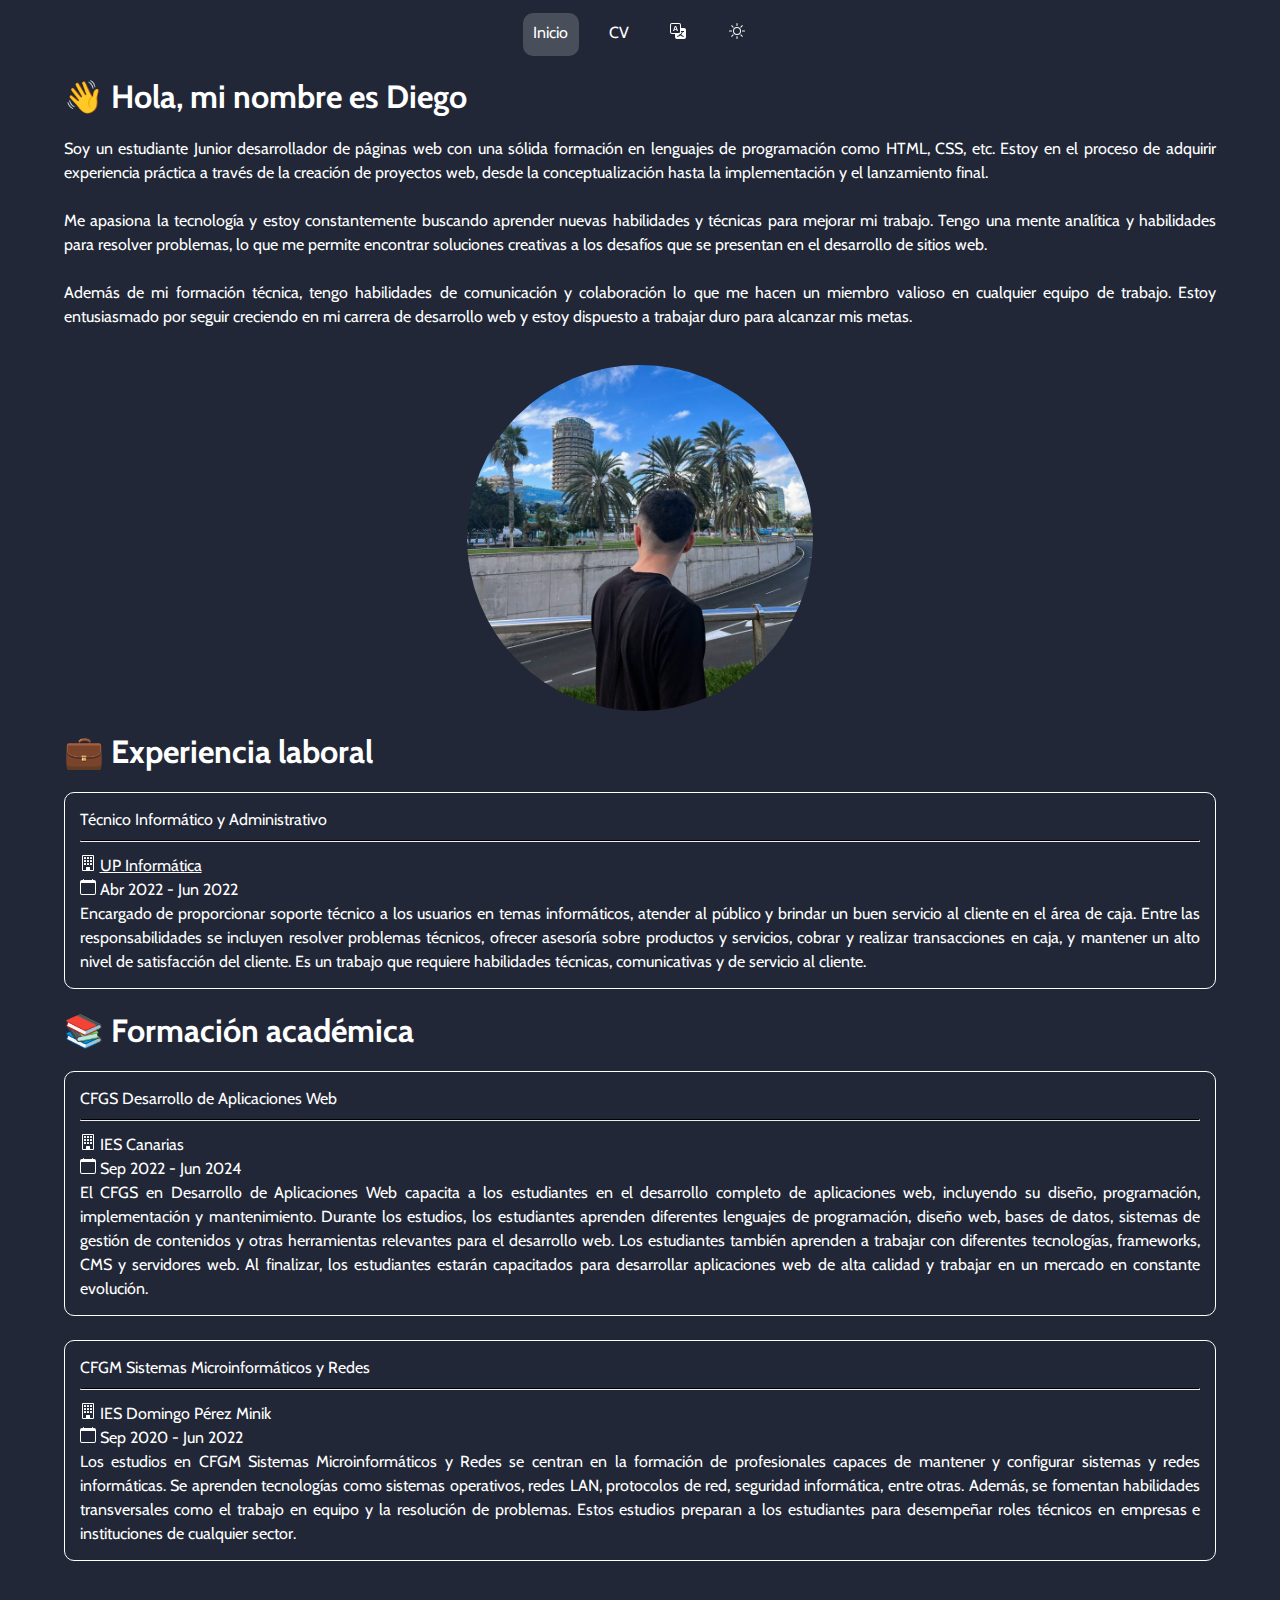
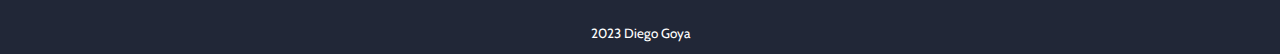
<file: index.html>
<!DOCTYPE html>
<html lang="es-ES">
<head>
    <meta charset="UTF-8">
    <meta http-equiv="X-UA-Compatible" content="IE=edge">
    <meta name="viewport" content="width=device-width, initial-scale=1">
    <title>Inicio - Diego Goya</title>
    <link rel="stylesheet" type="text/css" href="CSS/styles.css">
    <link rel="icon" type="image/x-icon" href="/IMG/favicon.ico">
    <link rel="preconnect" href="https://fonts.googleapis.com">
    <link rel="preconnect" href="https://fonts.gstatic.com" crossorigin>
    <link href="https://fonts.googleapis.com/css2?family=Cabin&display=swap" rel="stylesheet">
</head>
<body>
    <div class="contenedor">
        <header>
            <nav>
                <ul>
                    <li class="marcado">
                        <a href="index.html">Inicio</a>
                    </li>
                    <li>
                        <a href="cv.html">CV</a>
                    </li>
                    <li>
                        <a href="en_index.html">
                            <svg xmlns="http://www.w3.org/2000/svg" width="18" height="18" fill="currentColor" class="bi bi-translate" viewBox="0 0 18 18">
                                <path d="M4.545 6.714 4.11 8H3l1.862-5h1.284L8 8H6.833l-.435-1.286H4.545zm1.634-.736L5.5 3.956h-.049l-.679 2.022H6.18z"/>
                                <path d="M0 2a2 2 0 0 1 2-2h7a2 2 0 0 1 2 2v3h3a2 2 0 0 1 2 2v7a2 2 0 0 1-2 2H7a2 2 0 0 1-2-2v-3H2a2 2 0 0 1-2-2V2zm2-1a1 1 0 0 0-1 1v7a1 1 0 0 0 1 1h7a1 1 0 0 0 1-1V2a1 1 0 0 0-1-1H2zm7.138 9.995c.193.301.402.583.63.846-.748.575-1.673 1.001-2.768 1.292.178.217.451.635.555.867 1.125-.359 2.08-.844 2.886-1.494.777.665 1.739 1.165 2.93 1.472.133-.254.414-.673.629-.89-1.125-.253-2.057-.694-2.82-1.284.681-.747 1.222-1.651 1.621-2.757H14V8h-3v1.047h.765c-.318.844-.74 1.546-1.272 2.13a6.066 6.066 0 0 1-.415-.492 1.988 1.988 0 0 1-.94.31z"/>
                            </svg>
                        </a>
                    </li>
                    <li>
                        <a href="index_light.html">
                            <svg xmlns="http://www.w3.org/2000/svg" width="18" height="18" fill="currentColor" class="bi bi-brightness-high" viewBox="0 0 18 18">
                                <path d="M8 11a3 3 0 1 1 0-6 3 3 0 0 1 0 6zm0 1a4 4 0 1 0 0-8 4 4 0 0 0 0 8zM8 0a.5.5 0 0 1 .5.5v2a.5.5 0 0 1-1 0v-2A.5.5 0 0 1 8 0zm0 13a.5.5 0 0 1 .5.5v2a.5.5 0 0 1-1 0v-2A.5.5 0 0 1 8 13zm8-5a.5.5 0 0 1-.5.5h-2a.5.5 0 0 1 0-1h2a.5.5 0 0 1 .5.5zM3 8a.5.5 0 0 1-.5.5h-2a.5.5 0 0 1 0-1h2A.5.5 0 0 1 3 8zm10.657-5.657a.5.5 0 0 1 0 .707l-1.414 1.415a.5.5 0 1 1-.707-.708l1.414-1.414a.5.5 0 0 1 .707 0zm-9.193 9.193a.5.5 0 0 1 0 .707L3.05 13.657a.5.5 0 0 1-.707-.707l1.414-1.414a.5.5 0 0 1 .707 0zm9.193 2.121a.5.5 0 0 1-.707 0l-1.414-1.414a.5.5 0 0 1 .707-.707l1.414 1.414a.5.5 0 0 1 0 .707zM4.464 4.465a.5.5 0 0 1-.707 0L2.343 3.05a.5.5 0 1 1 .707-.707l1.414 1.414a.5.5 0 0 1 0 .708z"/>
                            </svg>
                        </a>
                    </li>
                </ul>
            </nav>
        </header>
        <section>
            <article>
                <h1>👋 Hola, mi nombre es Diego</h1>
                <div class="parrafo">
                    <a class="texto">
                        Soy un estudiante Junior desarrollador de páginas web con una sólida formación en lenguajes de programación
                        como HTML, CSS, etc. Estoy en el proceso de adquirir experiencia práctica a través de la creación de
                        proyectos web, desde la conceptualización hasta la implementación y el lanzamiento final.
                        <br> <br>
                        Me apasiona la tecnología y estoy constantemente buscando aprender nuevas habilidades y técnicas para
                        mejorar mi trabajo. Tengo una mente analítica y habilidades para resolver problemas, lo que me permite encontrar
                        soluciones creativas a los desafíos que se presentan en el desarrollo de sitios web.
                        <br> <br>
                        Además de mi formación técnica, tengo habilidades de comunicación y colaboración lo que me hacen un miembro
                        valioso en cualquier equipo de trabajo. Estoy entusiasmado por seguir creciendo en mi carrera de desarrollo web y
                        estoy dispuesto a trabajar duro para alcanzar mis metas.
                        <br> <br>
                        <img src="IMG/perfil.jpg" class="img-perfil">
                    </a>
                </div>
            </article>
            <article>
                <h1>💼 Experiencia laboral</h1>
                <div class="parrafo">
                    <a class="texto">
                        <table>
                            <tr>
                                <td>Técnico Informático y Administrativo <hr> </td>
                            </tr>
                            <tr>
                                <td>
                                    <svg xmlns="http://www.w3.org/2000/svg" width="16" height="16" fill="currentColor" class="bi bi-building" viewBox="0 0 16 16">
                                        <path d="M4 2.5a.5.5 0 0 1 .5-.5h1a.5.5 0 0 1 .5.5v1a.5.5 0 0 1-.5.5h-1a.5.5 0 0 1-.5-.5v-1Zm3 0a.5.5 0 0 1 .5-.5h1a.5.5 0 0 1 .5.5v1a.5.5 0 0 1-.5.5h-1a.5.5 0 0 1-.5-.5v-1Zm3.5-.5a.5.5 0 0 0-.5.5v1a.5.5 0 0 0 .5.5h1a.5.5 0 0 0 .5-.5v-1a.5.5 0 0 0-.5-.5h-1ZM4 5.5a.5.5 0 0 1 .5-.5h1a.5.5 0 0 1 .5.5v1a.5.5 0 0 1-.5.5h-1a.5.5 0 0 1-.5-.5v-1ZM7.5 5a.5.5 0 0 0-.5.5v1a.5.5 0 0 0 .5.5h1a.5.5 0 0 0 .5-.5v-1a.5.5 0 0 0-.5-.5h-1Zm2.5.5a.5.5 0 0 1 .5-.5h1a.5.5 0 0 1 .5.5v1a.5.5 0 0 1-.5.5h-1a.5.5 0 0 1-.5-.5v-1ZM4.5 8a.5.5 0 0 0-.5.5v1a.5.5 0 0 0 .5.5h1a.5.5 0 0 0 .5-.5v-1a.5.5 0 0 0-.5-.5h-1Zm2.5.5a.5.5 0 0 1 .5-.5h1a.5.5 0 0 1 .5.5v1a.5.5 0 0 1-.5.5h-1a.5.5 0 0 1-.5-.5v-1Zm3.5-.5a.5.5 0 0 0-.5.5v1a.5.5 0 0 0 .5.5h1a.5.5 0 0 0 .5-.5v-1a.5.5 0 0 0-.5-.5h-1Z"/>
                                        <path d="M2 1a1 1 0 0 1 1-1h10a1 1 0 0 1 1 1v14a1 1 0 0 1-1 1H3a1 1 0 0 1-1-1V1Zm11 0H3v14h3v-2.5a.5.5 0 0 1 .5-.5h3a.5.5 0 0 1 .5.5V15h3V1Z"/>
                                    </svg> <a href="https://www.upinformatica.es/" class="enlace" target="_blank">UP Informática</a>
                                    <br>
                                    <svg xmlns="http://www.w3.org/2000/svg" width="16" height="16" fill="currentColor" class="bi bi-calendar" viewBox="0 0 16 16">
                                        <path d="M3.5 0a.5.5 0 0 1 .5.5V1h8V.5a.5.5 0 0 1 1 0V1h1a2 2 0 0 1 2 2v11a2 2 0 0 1-2 2H2a2 2 0 0 1-2-2V3a2 2 0 0 1 2-2h1V.5a.5.5 0 0 1 .5-.5zM1 4v10a1 1 0 0 0 1 1h12a1 1 0 0 0 1-1V4H1z"/>
                                    </svg> Abr 2022 - Jun 2022
                                    <br>
                                    Encargado de proporcionar soporte técnico a los usuarios en temas informáticos, atender al público
                                    y brindar un buen servicio al cliente en el área de caja. Entre las responsabilidades se incluyen
                                    resolver problemas técnicos, ofrecer asesoría sobre productos y servicios, cobrar y realizar transacciones
                                    en caja, y mantener un alto nivel de satisfacción del cliente. Es un trabajo que requiere habilidades
                                    técnicas, comunicativas y de servicio al cliente.
                                </td>
                            </tr>
                        </table>
                    </a>
                </div>
            </article>
            <article>
                <h1>📚 Formación académica</h1>
                <div class="parrafo">
                    <a class="texto">
                        <table>
                            <tr>
                                <td>CFGS Desarrollo de Aplicaciones Web <hr> </td>
                            </tr>
                            <tr>
                                <td>
                                    <svg xmlns="http://www.w3.org/2000/svg" width="16" height="16" fill="currentColor" class="bi bi-building" viewBox="0 0 16 16">
                                        <path d="M4 2.5a.5.5 0 0 1 .5-.5h1a.5.5 0 0 1 .5.5v1a.5.5 0 0 1-.5.5h-1a.5.5 0 0 1-.5-.5v-1Zm3 0a.5.5 0 0 1 .5-.5h1a.5.5 0 0 1 .5.5v1a.5.5 0 0 1-.5.5h-1a.5.5 0 0 1-.5-.5v-1Zm3.5-.5a.5.5 0 0 0-.5.5v1a.5.5 0 0 0 .5.5h1a.5.5 0 0 0 .5-.5v-1a.5.5 0 0 0-.5-.5h-1ZM4 5.5a.5.5 0 0 1 .5-.5h1a.5.5 0 0 1 .5.5v1a.5.5 0 0 1-.5.5h-1a.5.5 0 0 1-.5-.5v-1ZM7.5 5a.5.5 0 0 0-.5.5v1a.5.5 0 0 0 .5.5h1a.5.5 0 0 0 .5-.5v-1a.5.5 0 0 0-.5-.5h-1Zm2.5.5a.5.5 0 0 1 .5-.5h1a.5.5 0 0 1 .5.5v1a.5.5 0 0 1-.5.5h-1a.5.5 0 0 1-.5-.5v-1ZM4.5 8a.5.5 0 0 0-.5.5v1a.5.5 0 0 0 .5.5h1a.5.5 0 0 0 .5-.5v-1a.5.5 0 0 0-.5-.5h-1Zm2.5.5a.5.5 0 0 1 .5-.5h1a.5.5 0 0 1 .5.5v1a.5.5 0 0 1-.5.5h-1a.5.5 0 0 1-.5-.5v-1Zm3.5-.5a.5.5 0 0 0-.5.5v1a.5.5 0 0 0 .5.5h1a.5.5 0 0 0 .5-.5v-1a.5.5 0 0 0-.5-.5h-1Z"/>
                                        <path d="M2 1a1 1 0 0 1 1-1h10a1 1 0 0 1 1 1v14a1 1 0 0 1-1 1H3a1 1 0 0 1-1-1V1Zm11 0H3v14h3v-2.5a.5.5 0 0 1 .5-.5h3a.5.5 0 0 1 .5.5V15h3V1Z"/>
                                    </svg> IES Canarias
                                    <br>
                                    <svg xmlns="http://www.w3.org/2000/svg" width="16" height="16" fill="currentColor" class="bi bi-calendar" viewBox="0 0 16 16">
                                        <path d="M3.5 0a.5.5 0 0 1 .5.5V1h8V.5a.5.5 0 0 1 1 0V1h1a2 2 0 0 1 2 2v11a2 2 0 0 1-2 2H2a2 2 0 0 1-2-2V3a2 2 0 0 1 2-2h1V.5a.5.5 0 0 1 .5-.5zM1 4v10a1 1 0 0 0 1 1h12a1 1 0 0 0 1-1V4H1z"/>
                                    </svg> Sep 2022 - Jun 2024
                                    <br>
                                    El CFGS en Desarrollo de Aplicaciones Web capacita a los estudiantes en el desarrollo completo de aplicaciones web,
                                    incluyendo su diseño, programación, implementación y mantenimiento. Durante los estudios, los estudiantes aprenden
                                    diferentes lenguajes de programación, diseño web, bases de datos, sistemas de gestión de contenidos y otras
                                    herramientas relevantes para el desarrollo web. Los estudiantes también aprenden a trabajar con diferentes tecnologías,
                                    frameworks, CMS y servidores web. Al finalizar, los estudiantes estarán capacitados para desarrollar aplicaciones web
                                    de alta calidad y trabajar en un mercado en constante evolución.
                                </td>
                            </tr>
                        </table>
                        <br>
                        <table>
                            <tr>
                                <td>CFGM Sistemas Microinformáticos y Redes <hr> </td>
                            </tr>
                            <tr>
                                <td>
                                    <svg xmlns="http://www.w3.org/2000/svg" width="16" height="16" fill="currentColor" class="bi bi-building" viewBox="0 0 16 16">
                                        <path d="M4 2.5a.5.5 0 0 1 .5-.5h1a.5.5 0 0 1 .5.5v1a.5.5 0 0 1-.5.5h-1a.5.5 0 0 1-.5-.5v-1Zm3 0a.5.5 0 0 1 .5-.5h1a.5.5 0 0 1 .5.5v1a.5.5 0 0 1-.5.5h-1a.5.5 0 0 1-.5-.5v-1Zm3.5-.5a.5.5 0 0 0-.5.5v1a.5.5 0 0 0 .5.5h1a.5.5 0 0 0 .5-.5v-1a.5.5 0 0 0-.5-.5h-1ZM4 5.5a.5.5 0 0 1 .5-.5h1a.5.5 0 0 1 .5.5v1a.5.5 0 0 1-.5.5h-1a.5.5 0 0 1-.5-.5v-1ZM7.5 5a.5.5 0 0 0-.5.5v1a.5.5 0 0 0 .5.5h1a.5.5 0 0 0 .5-.5v-1a.5.5 0 0 0-.5-.5h-1Zm2.5.5a.5.5 0 0 1 .5-.5h1a.5.5 0 0 1 .5.5v1a.5.5 0 0 1-.5.5h-1a.5.5 0 0 1-.5-.5v-1ZM4.5 8a.5.5 0 0 0-.5.5v1a.5.5 0 0 0 .5.5h1a.5.5 0 0 0 .5-.5v-1a.5.5 0 0 0-.5-.5h-1Zm2.5.5a.5.5 0 0 1 .5-.5h1a.5.5 0 0 1 .5.5v1a.5.5 0 0 1-.5.5h-1a.5.5 0 0 1-.5-.5v-1Zm3.5-.5a.5.5 0 0 0-.5.5v1a.5.5 0 0 0 .5.5h1a.5.5 0 0 0 .5-.5v-1a.5.5 0 0 0-.5-.5h-1Z"/>
                                        <path d="M2 1a1 1 0 0 1 1-1h10a1 1 0 0 1 1 1v14a1 1 0 0 1-1 1H3a1 1 0 0 1-1-1V1Zm11 0H3v14h3v-2.5a.5.5 0 0 1 .5-.5h3a.5.5 0 0 1 .5.5V15h3V1Z"/>
                                    </svg> IES Domingo Pérez Minik
                                    <br>
                                    <svg xmlns="http://www.w3.org/2000/svg" width="16" height="16" fill="currentColor" class="bi bi-calendar" viewBox="0 0 16 16">
                                        <path d="M3.5 0a.5.5 0 0 1 .5.5V1h8V.5a.5.5 0 0 1 1 0V1h1a2 2 0 0 1 2 2v11a2 2 0 0 1-2 2H2a2 2 0 0 1-2-2V3a2 2 0 0 1 2-2h1V.5a.5.5 0 0 1 .5-.5zM1 4v10a1 1 0 0 0 1 1h12a1 1 0 0 0 1-1V4H1z"/>
                                    </svg> Sep 2020 - Jun 2022
                                    <br>
                                    Los estudios en CFGM Sistemas Microinformáticos y Redes se centran en la formación de profesionales capaces de
                                    mantener y configurar sistemas y redes informáticas. Se aprenden tecnologías como sistemas operativos, redes LAN,
                                    protocolos de red, seguridad informática, entre otras. Además, se fomentan habilidades transversales como el
                                    trabajo en equipo y la resolución de problemas. Estos estudios preparan a los estudiantes para desempeñar roles
                                    técnicos en empresas e instituciones de cualquier sector.
                                </td>
                            </tr>
                        </table>
                    </a>
                </div>
            </article>
        </section>
        <footer>
            <p class="footer">
                2023 Diego Goya
            </p>
        </footer>
    </div>
</body>
</html>
</file>
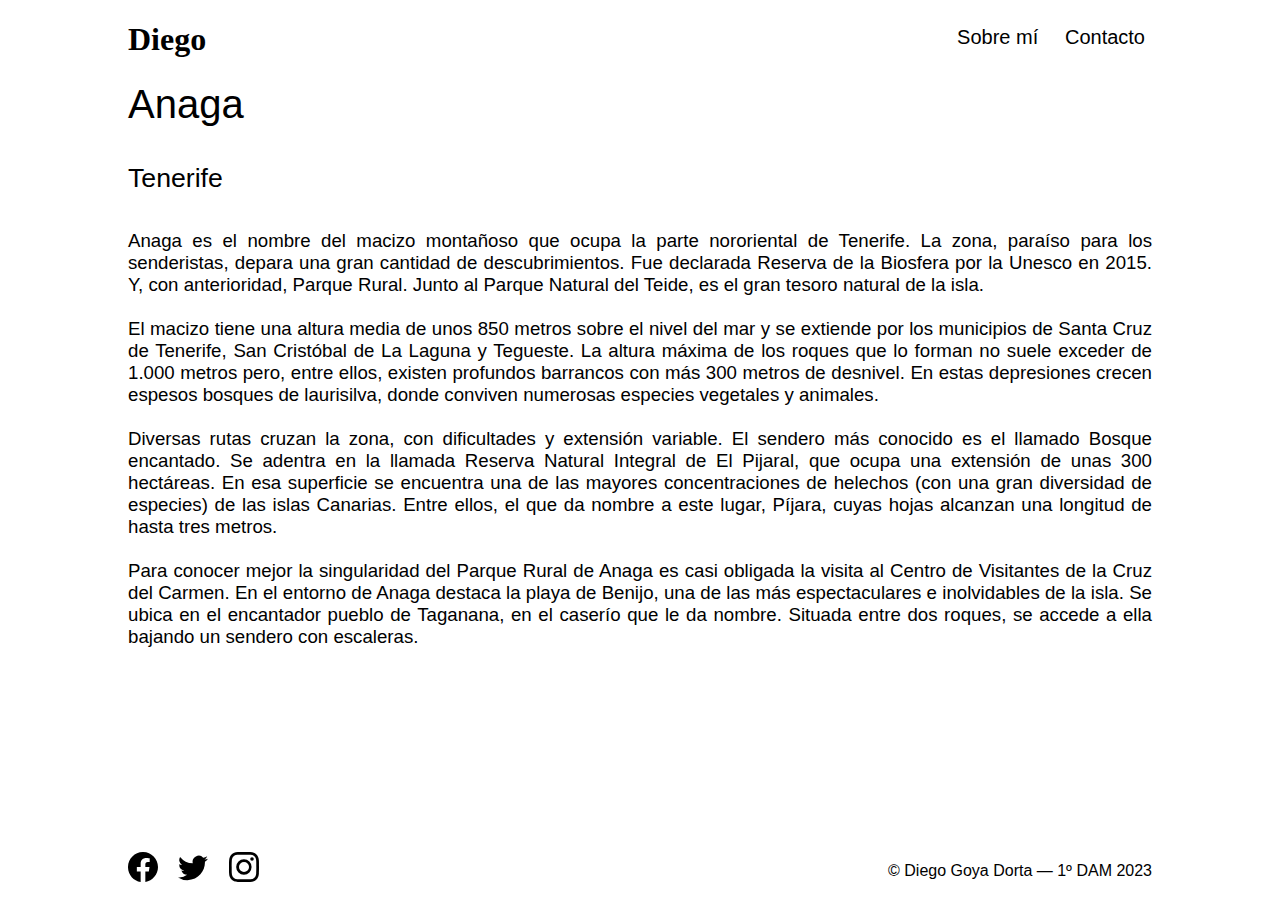
<file: anaga.html>
<!DOCTYPE html>
<html lang="es-ES">
<head>
    <meta charset="UTF-8">
    <meta http-equiv="X-UA-Compatible" content="IE=edge">
    <meta name="viewport" content="width=device-width, initial-scale=1.0">
    <title>Sobre mi</title>
    <link rel="stylesheet" type="text/css" href="style.css" media="screen" />
</head>
<body>

    <header>
        <a href="index.html" class="logo">
            <h1>Diego</h1>
        </a>
        <nav>
            <ul>
                <a href="contacto.html" class="menu1">
                    <li>Contacto</li>
                </a>
                <a href="sobremi.html" class="menu1">
                    <li>Sobre mí</li>
                </a>
            </ul>
        </nav>
    </header>

    <section class="sobremiseccion">
        <p>
            <div class="parrafo1">Anaga</div> <br> <br>
            <div class="parrafo2">Tenerife</div> <br> <br>
            <div class="parrafo3">Anaga es el nombre del macizo montañoso que ocupa la parte
                nororiental de Tenerife. La zona, paraíso para los senderistas, depara una gran cantidad de descubrimientos.
                Fue declarada Reserva de la Biosfera por la Unesco en 2015. Y, con anterioridad, Parque Rural. Junto al Parque
                Natural del Teide, es el gran tesoro natural de la isla. <br> <br>
                El macizo tiene una altura media de unos 850 metros sobre el nivel del mar y se extiende por los municipios de
                Santa Cruz de Tenerife, San Cristóbal de La Laguna y Tegueste. La altura máxima de los roques que lo forman no
                suele exceder de 1.000 metros pero, entre ellos, existen profundos barrancos con más 300 metros de desnivel. En
                estas depresiones crecen espesos bosques de laurisilva, donde conviven numerosas especies vegetales y animales. <br> <br>
                Diversas rutas cruzan la zona, con dificultades y extensión variable. El sendero más conocido es el llamado Bosque encantado.
                Se adentra en la llamada Reserva Natural Integral de El Pijaral, que ocupa una extensión de unas 300 hectáreas. En esa
                superficie se encuentra una de las mayores concentraciones de helechos (con una gran diversidad de especies) de las islas
                Canarias. Entre ellos, el que da nombre a este lugar, Píjara, cuyas hojas alcanzan una longitud de hasta tres metros. <br> <br>
                Para conocer mejor la singularidad del Parque Rural de Anaga es casi obligada la visita al Centro de Visitantes de la Cruz
                del Carmen. En el entorno de Anaga destaca la playa de Benijo, una de las más espectaculares e inolvidables de la isla. Se
                ubica en el encantador pueblo de Taganana, en el caserío que le da nombre. Situada entre dos roques, se accede a ella bajando
                un sendero con escaleras.
            </div>

        </p>

    </section>

    <footer>
        <a href="https://www.facebook.com/" target="_blank" class="menu2">
            <svg xmlns="http://www.w3.org/2000/svg" width="30" height="30" fill="currentColor" class="bi bi-facebook" viewBox="0 0 16 16">
                <path d="M16 8.049c0-4.446-3.582-8.05-8-8.05C3.58 0-.002 3.603-.002 8.05c0 4.017 2.926 7.347 6.75 7.951v-5.625h-2.03V8.05H6.75V6.275c0-2.017 1.195-3.131 3.022-3.131.876 0 1.791.157 1.791.157v1.98h-1.009c-.993 0-1.303.621-1.303 1.258v1.51h2.218l-.354 2.326H9.25V16c3.824-.604 6.75-3.934 6.75-7.951z"/>
            </svg>
        </a>
        <a href="https://twitter.com/" target="_blank" class="menu2">
            <svg xmlns="http://www.w3.org/2000/svg" width="30" height="30" fill="currentColor" class="bi bi-twitter" viewBox="0 0 16 16">
                <path d="M5.026 15c6.038 0 9.341-5.003 9.341-9.334 0-.14 0-.282-.006-.422A6.685 6.685 0 0 0 16 3.542a6.658 6.658 0 0 1-1.889.518 3.301 3.301 0 0 0 1.447-1.817 6.533 6.533 0 0 1-2.087.793A3.286 3.286 0 0 0 7.875 6.03a9.325 9.325 0 0 1-6.767-3.429 3.289 3.289 0 0 0 1.018 4.382A3.323 3.323 0 0 1 .64 6.575v.045a3.288 3.288 0 0 0 2.632 3.218 3.203 3.203 0 0 1-.865.115 3.23 3.23 0 0 1-.614-.057 3.283 3.283 0 0 0 3.067 2.277A6.588 6.588 0 0 1 .78 13.58a6.32 6.32 0 0 1-.78-.045A9.344 9.344 0 0 0 5.026 15z"/>
            </svg>
        </a>
        <a href="https://www.instagram.com/" target="_blank" class="menu2">
            <svg xmlns="http://www.w3.org/2000/svg" width="30" height="30" fill="currentColor" class="bi bi-instagram" viewBox="0 0 16 16">
                <path d="M8 0C5.829 0 5.556.01 4.703.048 3.85.088 3.269.222 2.76.42a3.917 3.917 0 0 0-1.417.923A3.927 3.927 0 0 0 .42 2.76C.222 3.268.087 3.85.048 4.7.01 5.555 0 5.827 0 8.001c0 2.172.01 2.444.048 3.297.04.852.174 1.433.372 1.942.205.526.478.972.923 1.417.444.445.89.719 1.416.923.51.198 1.09.333 1.942.372C5.555 15.99 5.827 16 8 16s2.444-.01 3.298-.048c.851-.04 1.434-.174 1.943-.372a3.916 3.916 0 0 0 1.416-.923c.445-.445.718-.891.923-1.417.197-.509.332-1.09.372-1.942C15.99 10.445 16 10.173 16 8s-.01-2.445-.048-3.299c-.04-.851-.175-1.433-.372-1.941a3.926 3.926 0 0 0-.923-1.417A3.911 3.911 0 0 0 13.24.42c-.51-.198-1.092-.333-1.943-.372C10.443.01 10.172 0 7.998 0h.003zm-.717 1.442h.718c2.136 0 2.389.007 3.232.046.78.035 1.204.166 1.486.275.373.145.64.319.92.599.28.28.453.546.598.92.11.281.24.705.275 1.485.039.843.047 1.096.047 3.231s-.008 2.389-.047 3.232c-.035.78-.166 1.203-.275 1.485a2.47 2.47 0 0 1-.599.919c-.28.28-.546.453-.92.598-.28.11-.704.24-1.485.276-.843.038-1.096.047-3.232.047s-2.39-.009-3.233-.047c-.78-.036-1.203-.166-1.485-.276a2.478 2.478 0 0 1-.92-.598 2.48 2.48 0 0 1-.6-.92c-.109-.281-.24-.705-.275-1.485-.038-.843-.046-1.096-.046-3.233 0-2.136.008-2.388.046-3.231.036-.78.166-1.204.276-1.486.145-.373.319-.64.599-.92.28-.28.546-.453.92-.598.282-.11.705-.24 1.485-.276.738-.034 1.024-.044 2.515-.045v.002zm4.988 1.328a.96.96 0 1 0 0 1.92.96.96 0 0 0 0-1.92zm-4.27 1.122a4.109 4.109 0 1 0 0 8.217 4.109 4.109 0 0 0 0-8.217zm0 1.441a2.667 2.667 0 1 1 0 5.334 2.667 2.667 0 0 1 0-5.334z"/>
            </svg>
        </a>
        <div class="texto">© Diego Goya Dorta — 1º DAM 2023</div>
    </footer>
    
</body>
</html>
</file>
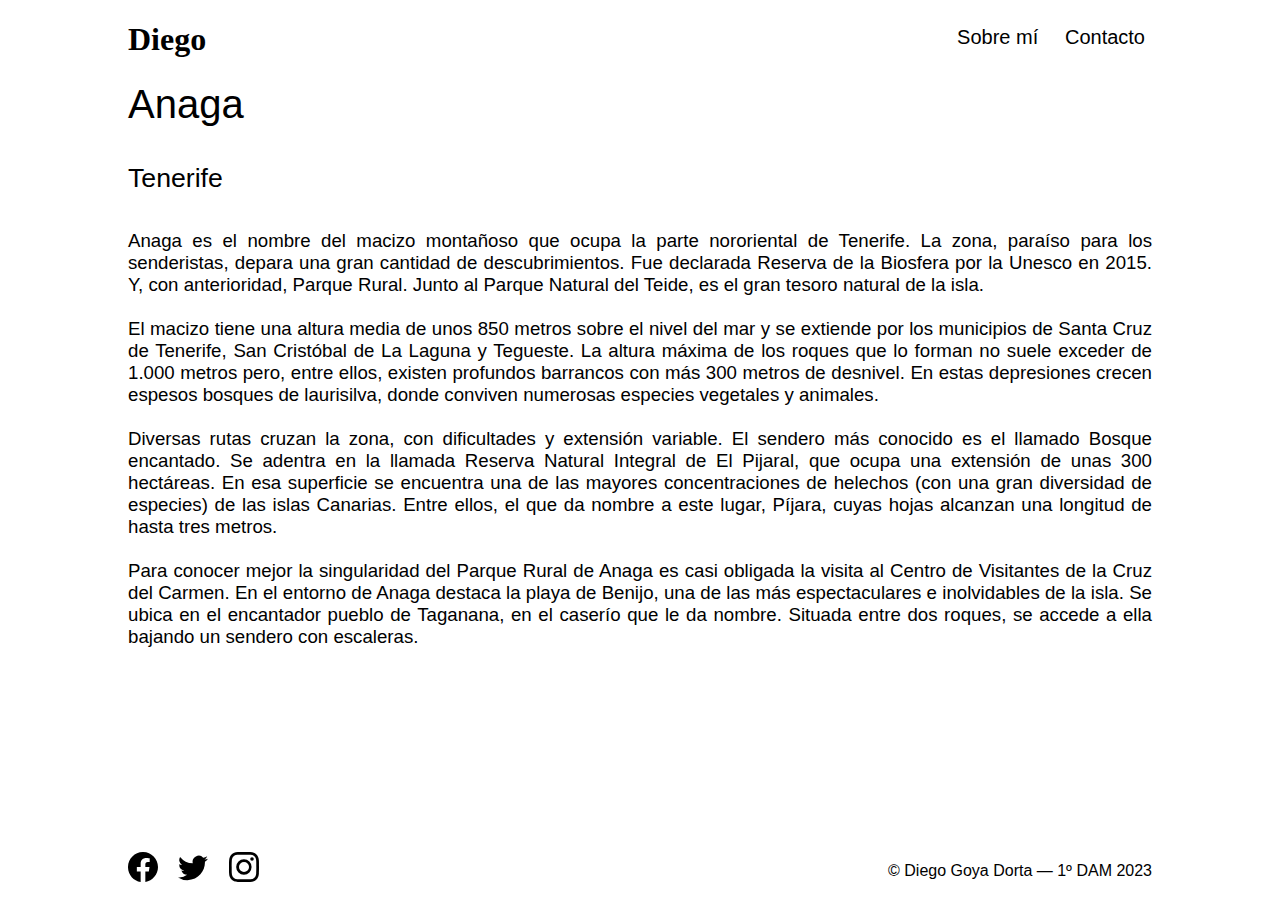
<file: anagaDIEGO.html>
<!DOCTYPE html>
<!--Diego Goya Dorta-->
<html lang="es-ES">
<head>
    <meta charset="UTF-8">
    <meta http-equiv="X-UA-Compatible" content="IE=edge">
    <meta name="viewport" content="width=device-width, initial-scale=1.0">
    <title>Sobre mi</title>
    <link rel="stylesheet" type="text/css" href="styleDIEGO.css" media="screen" />
</head>
<body>

    <header>
        <a href="index.html" class="logo">
            <h1>Diego</h1>
        </a>
        <nav>
            <ul>
                <a href="contactoDIEGO.html" class="menu1">
                    <li>Contacto</li>
                </a>
                <a href="sobremiDIEGO.html" class="menu1">
                    <li>Sobre mí</li>
                </a>
            </ul>
        </nav>
    </header>

    <section class="sobremiseccion">
        <p>
            <div class="parrafo1">Anaga</div> <br> <br>
            <div class="parrafo2">Tenerife</div> <br> <br>
            <div class="parrafo3">Anaga es el nombre del macizo montañoso que ocupa la parte
                nororiental de Tenerife. La zona, paraíso para los senderistas, depara una gran cantidad de descubrimientos.
                Fue declarada Reserva de la Biosfera por la Unesco en 2015. Y, con anterioridad, Parque Rural. Junto al Parque
                Natural del Teide, es el gran tesoro natural de la isla. <br> <br>
                El macizo tiene una altura media de unos 850 metros sobre el nivel del mar y se extiende por los municipios de
                Santa Cruz de Tenerife, San Cristóbal de La Laguna y Tegueste. La altura máxima de los roques que lo forman no
                suele exceder de 1.000 metros pero, entre ellos, existen profundos barrancos con más 300 metros de desnivel. En
                estas depresiones crecen espesos bosques de laurisilva, donde conviven numerosas especies vegetales y animales. <br> <br>
                Diversas rutas cruzan la zona, con dificultades y extensión variable. El sendero más conocido es el llamado Bosque encantado.
                Se adentra en la llamada Reserva Natural Integral de El Pijaral, que ocupa una extensión de unas 300 hectáreas. En esa
                superficie se encuentra una de las mayores concentraciones de helechos (con una gran diversidad de especies) de las islas
                Canarias. Entre ellos, el que da nombre a este lugar, Píjara, cuyas hojas alcanzan una longitud de hasta tres metros. <br> <br>
                Para conocer mejor la singularidad del Parque Rural de Anaga es casi obligada la visita al Centro de Visitantes de la Cruz
                del Carmen. En el entorno de Anaga destaca la playa de Benijo, una de las más espectaculares e inolvidables de la isla. Se
                ubica en el encantador pueblo de Taganana, en el caserío que le da nombre. Situada entre dos roques, se accede a ella bajando
                un sendero con escaleras.
            </div>

        </p>

    </section>

    <footer>
        <a href="https://www.facebook.com/" target="_blank" class="menu2">
            <svg xmlns="http://www.w3.org/2000/svg" width="30" height="30" fill="currentColor" class="bi bi-facebook" viewBox="0 0 16 16">
                <path d="M16 8.049c0-4.446-3.582-8.05-8-8.05C3.58 0-.002 3.603-.002 8.05c0 4.017 2.926 7.347 6.75 7.951v-5.625h-2.03V8.05H6.75V6.275c0-2.017 1.195-3.131 3.022-3.131.876 0 1.791.157 1.791.157v1.98h-1.009c-.993 0-1.303.621-1.303 1.258v1.51h2.218l-.354 2.326H9.25V16c3.824-.604 6.75-3.934 6.75-7.951z"/>
            </svg>
        </a>
        <a href="https://twitter.com/" target="_blank" class="menu2">
            <svg xmlns="http://www.w3.org/2000/svg" width="30" height="30" fill="currentColor" class="bi bi-twitter" viewBox="0 0 16 16">
                <path d="M5.026 15c6.038 0 9.341-5.003 9.341-9.334 0-.14 0-.282-.006-.422A6.685 6.685 0 0 0 16 3.542a6.658 6.658 0 0 1-1.889.518 3.301 3.301 0 0 0 1.447-1.817 6.533 6.533 0 0 1-2.087.793A3.286 3.286 0 0 0 7.875 6.03a9.325 9.325 0 0 1-6.767-3.429 3.289 3.289 0 0 0 1.018 4.382A3.323 3.323 0 0 1 .64 6.575v.045a3.288 3.288 0 0 0 2.632 3.218 3.203 3.203 0 0 1-.865.115 3.23 3.23 0 0 1-.614-.057 3.283 3.283 0 0 0 3.067 2.277A6.588 6.588 0 0 1 .78 13.58a6.32 6.32 0 0 1-.78-.045A9.344 9.344 0 0 0 5.026 15z"/>
            </svg>
        </a>
        <a href="https://www.instagram.com/" target="_blank" class="menu2">
            <svg xmlns="http://www.w3.org/2000/svg" width="30" height="30" fill="currentColor" class="bi bi-instagram" viewBox="0 0 16 16">
                <path d="M8 0C5.829 0 5.556.01 4.703.048 3.85.088 3.269.222 2.76.42a3.917 3.917 0 0 0-1.417.923A3.927 3.927 0 0 0 .42 2.76C.222 3.268.087 3.85.048 4.7.01 5.555 0 5.827 0 8.001c0 2.172.01 2.444.048 3.297.04.852.174 1.433.372 1.942.205.526.478.972.923 1.417.444.445.89.719 1.416.923.51.198 1.09.333 1.942.372C5.555 15.99 5.827 16 8 16s2.444-.01 3.298-.048c.851-.04 1.434-.174 1.943-.372a3.916 3.916 0 0 0 1.416-.923c.445-.445.718-.891.923-1.417.197-.509.332-1.09.372-1.942C15.99 10.445 16 10.173 16 8s-.01-2.445-.048-3.299c-.04-.851-.175-1.433-.372-1.941a3.926 3.926 0 0 0-.923-1.417A3.911 3.911 0 0 0 13.24.42c-.51-.198-1.092-.333-1.943-.372C10.443.01 10.172 0 7.998 0h.003zm-.717 1.442h.718c2.136 0 2.389.007 3.232.046.78.035 1.204.166 1.486.275.373.145.64.319.92.599.28.28.453.546.598.92.11.281.24.705.275 1.485.039.843.047 1.096.047 3.231s-.008 2.389-.047 3.232c-.035.78-.166 1.203-.275 1.485a2.47 2.47 0 0 1-.599.919c-.28.28-.546.453-.92.598-.28.11-.704.24-1.485.276-.843.038-1.096.047-3.232.047s-2.39-.009-3.233-.047c-.78-.036-1.203-.166-1.485-.276a2.478 2.478 0 0 1-.92-.598 2.48 2.48 0 0 1-.6-.92c-.109-.281-.24-.705-.275-1.485-.038-.843-.046-1.096-.046-3.233 0-2.136.008-2.388.046-3.231.036-.78.166-1.204.276-1.486.145-.373.319-.64.599-.92.28-.28.546-.453.92-.598.282-.11.705-.24 1.485-.276.738-.034 1.024-.044 2.515-.045v.002zm4.988 1.328a.96.96 0 1 0 0 1.92.96.96 0 0 0 0-1.92zm-4.27 1.122a4.109 4.109 0 1 0 0 8.217 4.109 4.109 0 0 0 0-8.217zm0 1.441a2.667 2.667 0 1 1 0 5.334 2.667 2.667 0 0 1 0-5.334z"/>
            </svg>
        </a>
        <div class="texto">© Diego Goya Dorta — 1º DAM 2023</div>
    </footer>
    
</body>
</html>
</file>
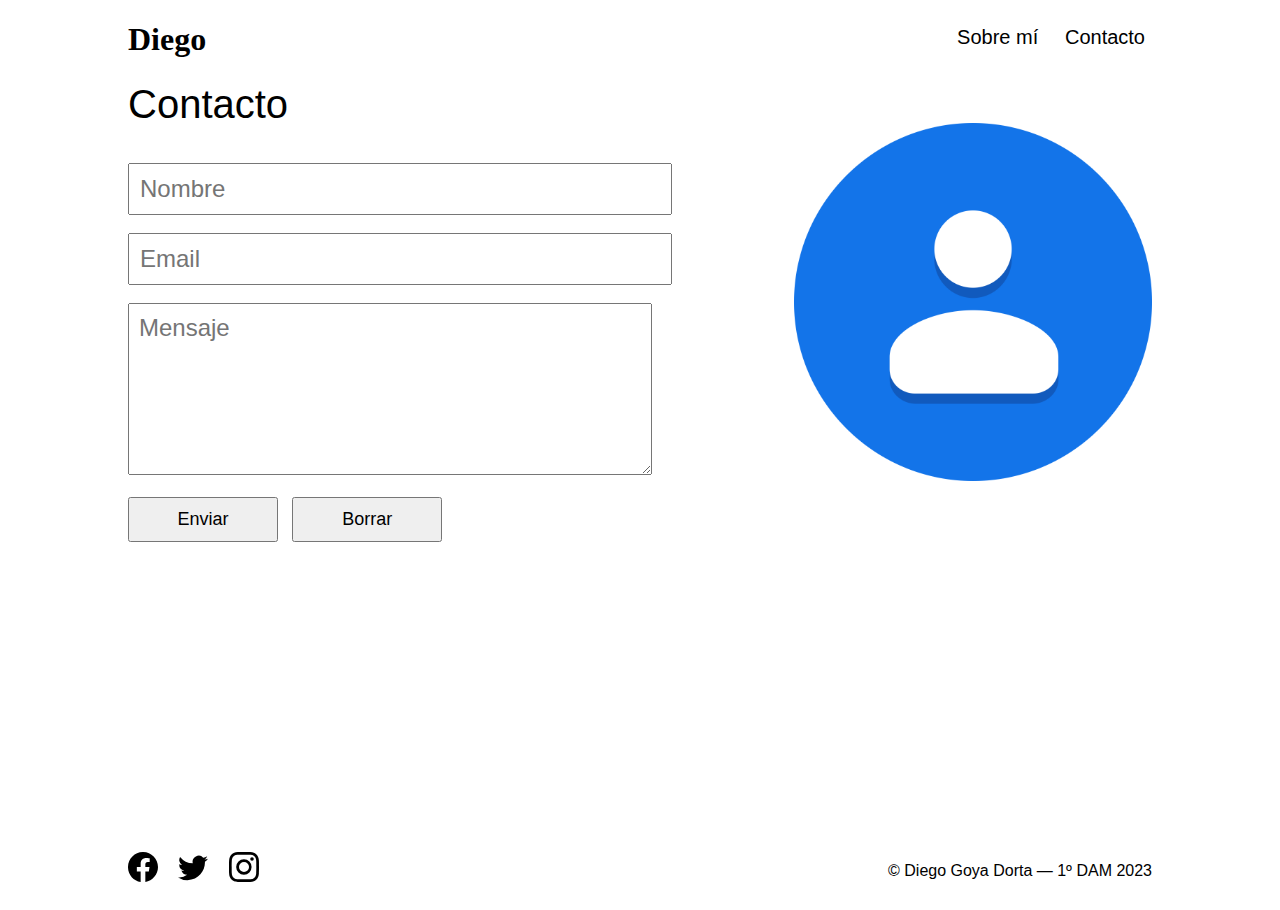
<file: contacto.html>
<!DOCTYPE html>
<html lang="es-ES">
<head>
    <meta charset="UTF-8">
    <meta http-equiv="X-UA-Compatible" content="IE=edge">
    <meta name="viewport" content="width=device-width, initial-scale=1.0">
    <title>Contacto</title>
    <link rel="stylesheet" type="text/css" href="style.css" media="screen" />
</head>
<body>

    <header>
        <a href="index.html" class="logo">
            <h1>Diego</h1>
        </a>
        <nav>
            <ul>
                <a href="contacto.html" class="menu1">
                    <li>Contacto</li>
                </a>
                <a href="sobremi.html" class="menu1">
                    <li>Sobre mí</li>
                </a>
            </ul>
        </nav>
    </header>

    <section class="contactoseccion">
        <img src="img/contacto.png" class="contacto">
        <p>
            <div class="parrafo1">Contacto</div> <br> <br>
            <form>
                <input type="text" size="35" placeholder="Nombre" required> <br> <br>
                <input type="text" size="35" placeholder="Email" required> <br> <br>
                <textarea placeholder="Mensaje" required></textarea> <br> <br>
                <input type="submit" value="Enviar">
                <input type="reset" value="Borrar">
            </form>
        </p>
    </section>

    <footer>
        <a href="https://www.facebook.com/" target="_blank" class="menu2">
            <svg xmlns="http://www.w3.org/2000/svg" width="30" height="30" fill="currentColor" class="bi bi-facebook" viewBox="0 0 16 16">
                <path d="M16 8.049c0-4.446-3.582-8.05-8-8.05C3.58 0-.002 3.603-.002 8.05c0 4.017 2.926 7.347 6.75 7.951v-5.625h-2.03V8.05H6.75V6.275c0-2.017 1.195-3.131 3.022-3.131.876 0 1.791.157 1.791.157v1.98h-1.009c-.993 0-1.303.621-1.303 1.258v1.51h2.218l-.354 2.326H9.25V16c3.824-.604 6.75-3.934 6.75-7.951z"/>
            </svg>
        </a>
        <a href="https://twitter.com/" target="_blank" class="menu2">
            <svg xmlns="http://www.w3.org/2000/svg" width="30" height="30" fill="currentColor" class="bi bi-twitter" viewBox="0 0 16 16">
                <path d="M5.026 15c6.038 0 9.341-5.003 9.341-9.334 0-.14 0-.282-.006-.422A6.685 6.685 0 0 0 16 3.542a6.658 6.658 0 0 1-1.889.518 3.301 3.301 0 0 0 1.447-1.817 6.533 6.533 0 0 1-2.087.793A3.286 3.286 0 0 0 7.875 6.03a9.325 9.325 0 0 1-6.767-3.429 3.289 3.289 0 0 0 1.018 4.382A3.323 3.323 0 0 1 .64 6.575v.045a3.288 3.288 0 0 0 2.632 3.218 3.203 3.203 0 0 1-.865.115 3.23 3.23 0 0 1-.614-.057 3.283 3.283 0 0 0 3.067 2.277A6.588 6.588 0 0 1 .78 13.58a6.32 6.32 0 0 1-.78-.045A9.344 9.344 0 0 0 5.026 15z"/>
            </svg>
        </a>
        <a href="https://www.instagram.com/" target="_blank" class="menu2">
            <svg xmlns="http://www.w3.org/2000/svg" width="30" height="30" fill="currentColor" class="bi bi-instagram" viewBox="0 0 16 16">
                <path d="M8 0C5.829 0 5.556.01 4.703.048 3.85.088 3.269.222 2.76.42a3.917 3.917 0 0 0-1.417.923A3.927 3.927 0 0 0 .42 2.76C.222 3.268.087 3.85.048 4.7.01 5.555 0 5.827 0 8.001c0 2.172.01 2.444.048 3.297.04.852.174 1.433.372 1.942.205.526.478.972.923 1.417.444.445.89.719 1.416.923.51.198 1.09.333 1.942.372C5.555 15.99 5.827 16 8 16s2.444-.01 3.298-.048c.851-.04 1.434-.174 1.943-.372a3.916 3.916 0 0 0 1.416-.923c.445-.445.718-.891.923-1.417.197-.509.332-1.09.372-1.942C15.99 10.445 16 10.173 16 8s-.01-2.445-.048-3.299c-.04-.851-.175-1.433-.372-1.941a3.926 3.926 0 0 0-.923-1.417A3.911 3.911 0 0 0 13.24.42c-.51-.198-1.092-.333-1.943-.372C10.443.01 10.172 0 7.998 0h.003zm-.717 1.442h.718c2.136 0 2.389.007 3.232.046.78.035 1.204.166 1.486.275.373.145.64.319.92.599.28.28.453.546.598.92.11.281.24.705.275 1.485.039.843.047 1.096.047 3.231s-.008 2.389-.047 3.232c-.035.78-.166 1.203-.275 1.485a2.47 2.47 0 0 1-.599.919c-.28.28-.546.453-.92.598-.28.11-.704.24-1.485.276-.843.038-1.096.047-3.232.047s-2.39-.009-3.233-.047c-.78-.036-1.203-.166-1.485-.276a2.478 2.478 0 0 1-.92-.598 2.48 2.48 0 0 1-.6-.92c-.109-.281-.24-.705-.275-1.485-.038-.843-.046-1.096-.046-3.233 0-2.136.008-2.388.046-3.231.036-.78.166-1.204.276-1.486.145-.373.319-.64.599-.92.28-.28.546-.453.92-.598.282-.11.705-.24 1.485-.276.738-.034 1.024-.044 2.515-.045v.002zm4.988 1.328a.96.96 0 1 0 0 1.92.96.96 0 0 0 0-1.92zm-4.27 1.122a4.109 4.109 0 1 0 0 8.217 4.109 4.109 0 0 0 0-8.217zm0 1.441a2.667 2.667 0 1 1 0 5.334 2.667 2.667 0 0 1 0-5.334z"/>
            </svg>
        </a>
        <div class="texto">© Diego Goya Dorta — 1º DAM 2023</div>
    </footer>
    
</body>
</html>
</file>
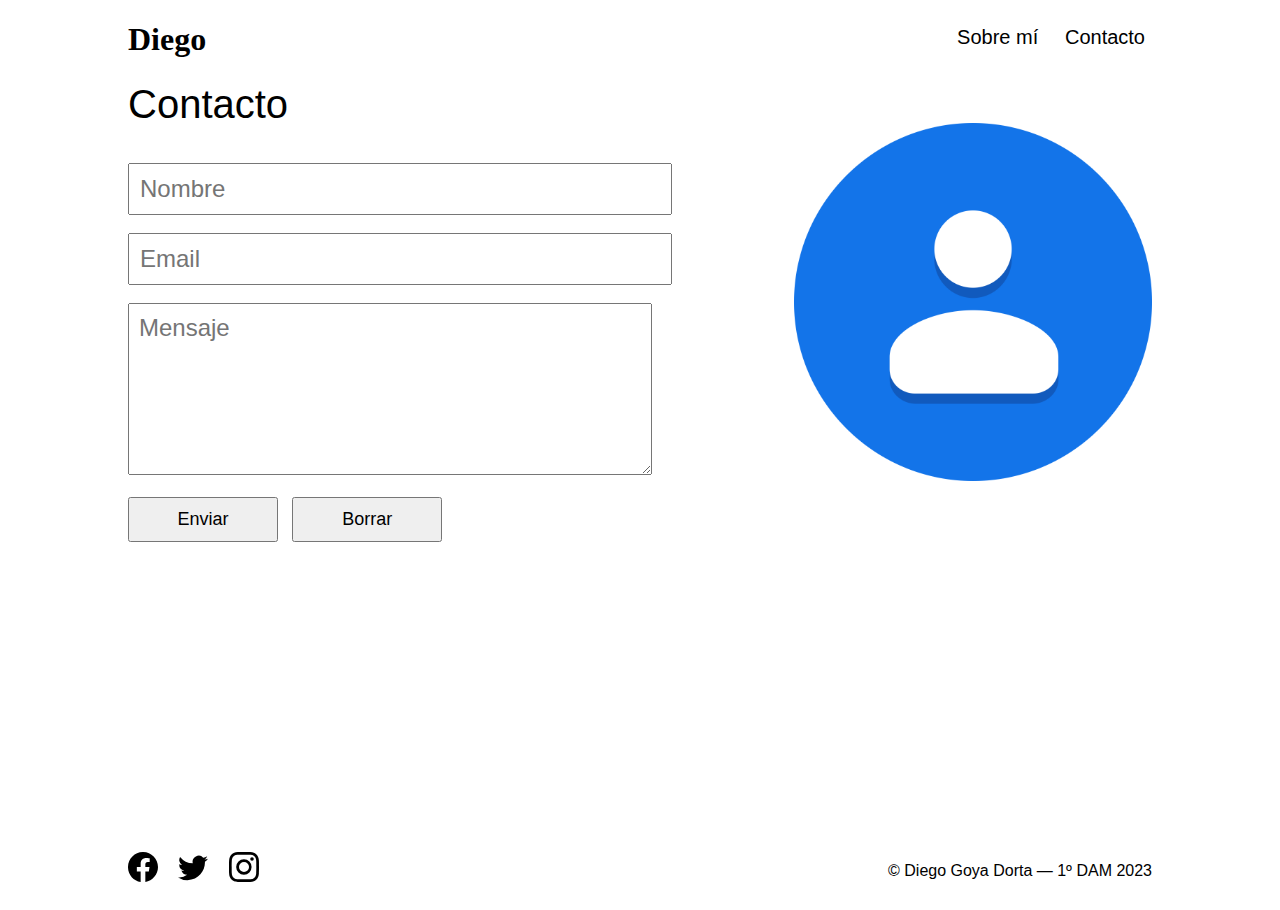
<file: contactoDIEGO.html>
<!DOCTYPE html>
<!--Diego Goya Dorta-->
<html lang="es-ES">
<head>
    <meta charset="UTF-8">
    <meta http-equiv="X-UA-Compatible" content="IE=edge">
    <meta name="viewport" content="width=device-width, initial-scale=1.0">
    <title>Contacto</title>
    <link rel="stylesheet" type="text/css" href="styleDIEGO.css" media="screen" />
</head>
<body>

    <header>
        <a href="index.html" class="logo">
            <h1>Diego</h1>
        </a>
        <nav>
            <ul>
                <a href="contactoDIEGO.html" class="menu1">
                    <li>Contacto</li>
                </a>
                <a href="sobremiDIEGO.html" class="menu1">
                    <li>Sobre mí</li>
                </a>
            </ul>
        </nav>
    </header>

    <section class="contactoseccion">
        <img src="img/contacto.png" class="contacto">
        <p>
            <div class="parrafo1">Contacto</div> <br> <br>
            <form>
                <input type="text" size="35" placeholder="Nombre" required> <br> <br>
                <input type="text" size="35" placeholder="Email" required> <br> <br>
                <textarea placeholder="Mensaje" required></textarea> <br> <br>
                <input type="submit" value="Enviar">
                <input type="reset" value="Borrar">
            </form>
        </p>
    </section>

    <footer>
        <a href="https://www.facebook.com/" target="_blank" class="menu2">
            <svg xmlns="http://www.w3.org/2000/svg" width="30" height="30" fill="currentColor" class="bi bi-facebook" viewBox="0 0 16 16">
                <path d="M16 8.049c0-4.446-3.582-8.05-8-8.05C3.58 0-.002 3.603-.002 8.05c0 4.017 2.926 7.347 6.75 7.951v-5.625h-2.03V8.05H6.75V6.275c0-2.017 1.195-3.131 3.022-3.131.876 0 1.791.157 1.791.157v1.98h-1.009c-.993 0-1.303.621-1.303 1.258v1.51h2.218l-.354 2.326H9.25V16c3.824-.604 6.75-3.934 6.75-7.951z"/>
            </svg>
        </a>
        <a href="https://twitter.com/" target="_blank" class="menu2">
            <svg xmlns="http://www.w3.org/2000/svg" width="30" height="30" fill="currentColor" class="bi bi-twitter" viewBox="0 0 16 16">
                <path d="M5.026 15c6.038 0 9.341-5.003 9.341-9.334 0-.14 0-.282-.006-.422A6.685 6.685 0 0 0 16 3.542a6.658 6.658 0 0 1-1.889.518 3.301 3.301 0 0 0 1.447-1.817 6.533 6.533 0 0 1-2.087.793A3.286 3.286 0 0 0 7.875 6.03a9.325 9.325 0 0 1-6.767-3.429 3.289 3.289 0 0 0 1.018 4.382A3.323 3.323 0 0 1 .64 6.575v.045a3.288 3.288 0 0 0 2.632 3.218 3.203 3.203 0 0 1-.865.115 3.23 3.23 0 0 1-.614-.057 3.283 3.283 0 0 0 3.067 2.277A6.588 6.588 0 0 1 .78 13.58a6.32 6.32 0 0 1-.78-.045A9.344 9.344 0 0 0 5.026 15z"/>
            </svg>
        </a>
        <a href="https://www.instagram.com/" target="_blank" class="menu2">
            <svg xmlns="http://www.w3.org/2000/svg" width="30" height="30" fill="currentColor" class="bi bi-instagram" viewBox="0 0 16 16">
                <path d="M8 0C5.829 0 5.556.01 4.703.048 3.85.088 3.269.222 2.76.42a3.917 3.917 0 0 0-1.417.923A3.927 3.927 0 0 0 .42 2.76C.222 3.268.087 3.85.048 4.7.01 5.555 0 5.827 0 8.001c0 2.172.01 2.444.048 3.297.04.852.174 1.433.372 1.942.205.526.478.972.923 1.417.444.445.89.719 1.416.923.51.198 1.09.333 1.942.372C5.555 15.99 5.827 16 8 16s2.444-.01 3.298-.048c.851-.04 1.434-.174 1.943-.372a3.916 3.916 0 0 0 1.416-.923c.445-.445.718-.891.923-1.417.197-.509.332-1.09.372-1.942C15.99 10.445 16 10.173 16 8s-.01-2.445-.048-3.299c-.04-.851-.175-1.433-.372-1.941a3.926 3.926 0 0 0-.923-1.417A3.911 3.911 0 0 0 13.24.42c-.51-.198-1.092-.333-1.943-.372C10.443.01 10.172 0 7.998 0h.003zm-.717 1.442h.718c2.136 0 2.389.007 3.232.046.78.035 1.204.166 1.486.275.373.145.64.319.92.599.28.28.453.546.598.92.11.281.24.705.275 1.485.039.843.047 1.096.047 3.231s-.008 2.389-.047 3.232c-.035.78-.166 1.203-.275 1.485a2.47 2.47 0 0 1-.599.919c-.28.28-.546.453-.92.598-.28.11-.704.24-1.485.276-.843.038-1.096.047-3.232.047s-2.39-.009-3.233-.047c-.78-.036-1.203-.166-1.485-.276a2.478 2.478 0 0 1-.92-.598 2.48 2.48 0 0 1-.6-.92c-.109-.281-.24-.705-.275-1.485-.038-.843-.046-1.096-.046-3.233 0-2.136.008-2.388.046-3.231.036-.78.166-1.204.276-1.486.145-.373.319-.64.599-.92.28-.28.546-.453.92-.598.282-.11.705-.24 1.485-.276.738-.034 1.024-.044 2.515-.045v.002zm4.988 1.328a.96.96 0 1 0 0 1.92.96.96 0 0 0 0-1.92zm-4.27 1.122a4.109 4.109 0 1 0 0 8.217 4.109 4.109 0 0 0 0-8.217zm0 1.441a2.667 2.667 0 1 1 0 5.334 2.667 2.667 0 0 1 0-5.334z"/>
            </svg>
        </a>
        <div class="texto">© Diego Goya Dorta — 1º DAM 2023</div>
    </footer>
    
</body>
</html>
</file>
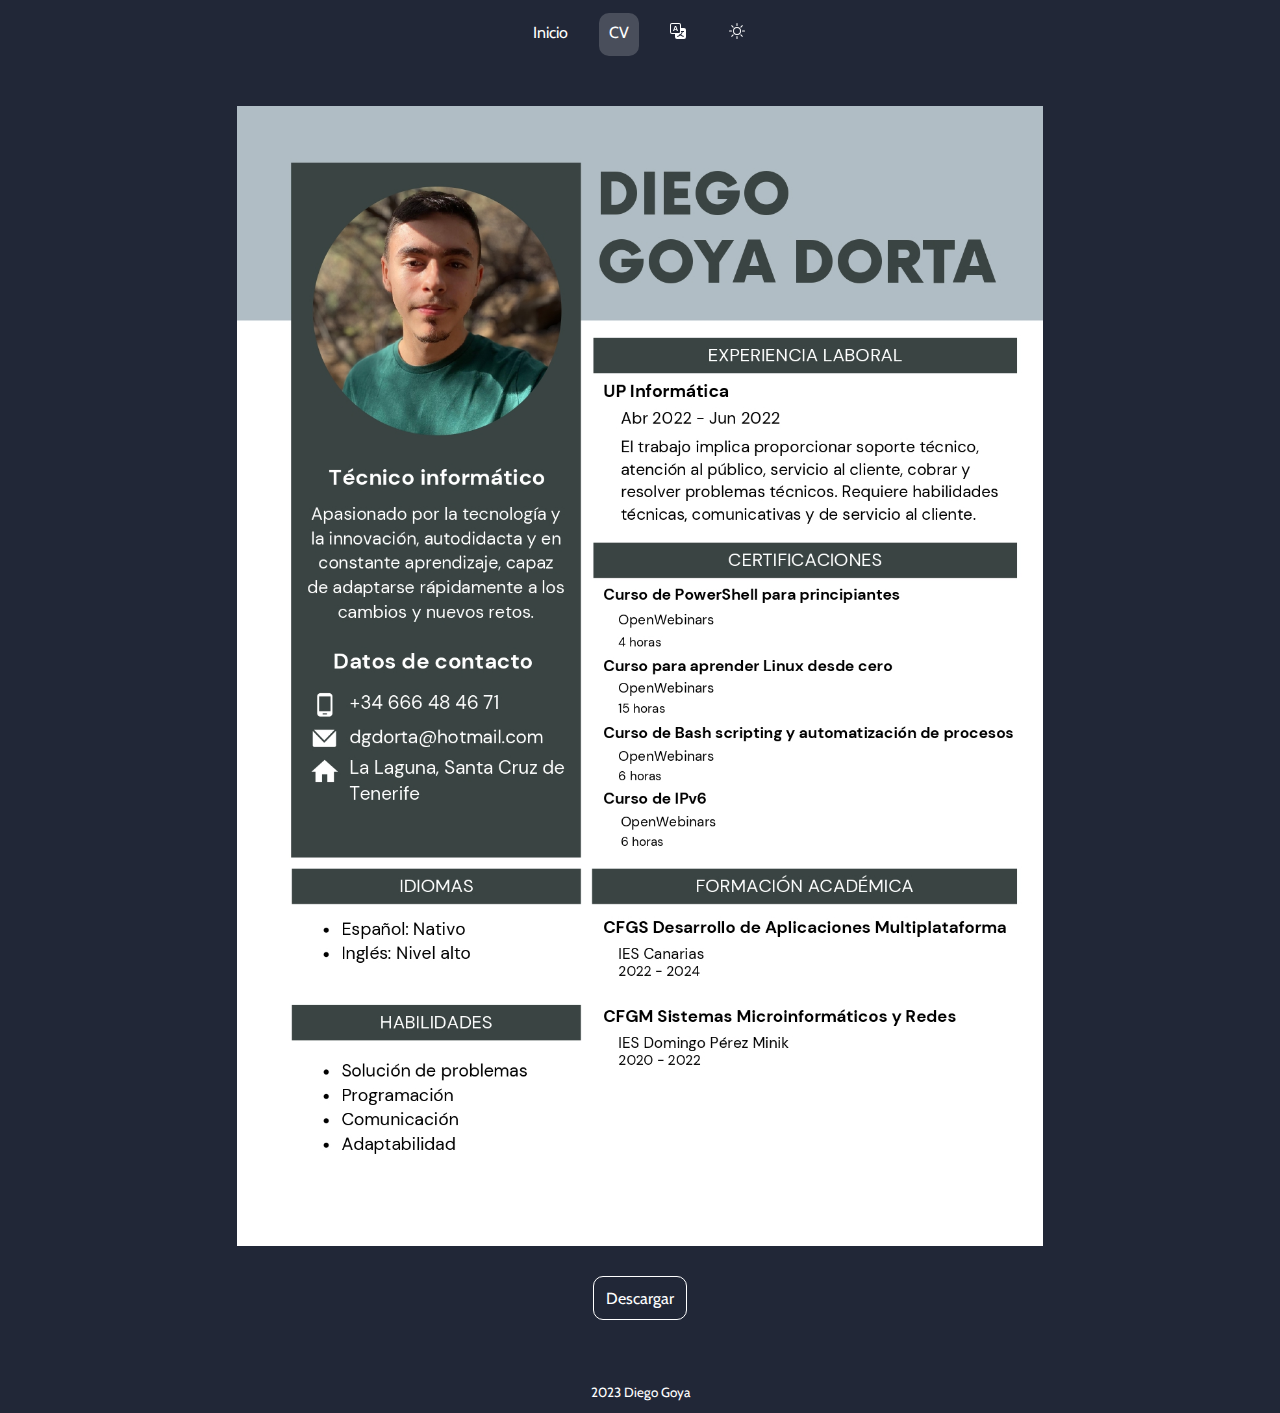
<file: cv.html>
<!DOCTYPE html>
<html lang="es-ES">
<head>
    <meta charset="UTF-8">
    <meta http-equiv="X-UA-Compatible" content="IE=edge">
    <meta name="viewport" content="width=device-width, initial-scale=1">
    <title>CV - Diego Goya</title>
    <link rel="stylesheet" type="text/css" href="CSS/styles.css">
    <link rel="icon" type="image/x-icon" href="/IMG/favicon.ico">
    <link rel="preconnect" href="https://fonts.googleapis.com">
    <link rel="preconnect" href="https://fonts.gstatic.com" crossorigin>
    <link href="https://fonts.googleapis.com/css2?family=Cabin&display=swap" rel="stylesheet">
</head>
<body>
    <div class="contenedor">
        <header>
            <nav>
                <ul>
                    <li>
                        <a href="index.html">Inicio</a>
                    </li>
                    <li class="marcado">
                        <a href="cv.html">CV</a>
                    </li>
                    <li>
                        <a href="en_cv.html">
                            <svg xmlns="http://www.w3.org/2000/svg" width="18" height="18" fill="currentColor" class="bi bi-translate" viewBox="0 0 18 18">
                                <path d="M4.545 6.714 4.11 8H3l1.862-5h1.284L8 8H6.833l-.435-1.286H4.545zm1.634-.736L5.5 3.956h-.049l-.679 2.022H6.18z"/>
                                <path d="M0 2a2 2 0 0 1 2-2h7a2 2 0 0 1 2 2v3h3a2 2 0 0 1 2 2v7a2 2 0 0 1-2 2H7a2 2 0 0 1-2-2v-3H2a2 2 0 0 1-2-2V2zm2-1a1 1 0 0 0-1 1v7a1 1 0 0 0 1 1h7a1 1 0 0 0 1-1V2a1 1 0 0 0-1-1H2zm7.138 9.995c.193.301.402.583.63.846-.748.575-1.673 1.001-2.768 1.292.178.217.451.635.555.867 1.125-.359 2.08-.844 2.886-1.494.777.665 1.739 1.165 2.93 1.472.133-.254.414-.673.629-.89-1.125-.253-2.057-.694-2.82-1.284.681-.747 1.222-1.651 1.621-2.757H14V8h-3v1.047h.765c-.318.844-.74 1.546-1.272 2.13a6.066 6.066 0 0 1-.415-.492 1.988 1.988 0 0 1-.94.31z"/>
                            </svg>
                        </a>
                    </li>
                    <li>
                        <a href="cv_light.html">
                            <svg xmlns="http://www.w3.org/2000/svg" width="18" height="18" fill="currentColor" class="bi bi-brightness-high" viewBox="0 0 18 18">
                                <path d="M8 11a3 3 0 1 1 0-6 3 3 0 0 1 0 6zm0 1a4 4 0 1 0 0-8 4 4 0 0 0 0 8zM8 0a.5.5 0 0 1 .5.5v2a.5.5 0 0 1-1 0v-2A.5.5 0 0 1 8 0zm0 13a.5.5 0 0 1 .5.5v2a.5.5 0 0 1-1 0v-2A.5.5 0 0 1 8 13zm8-5a.5.5 0 0 1-.5.5h-2a.5.5 0 0 1 0-1h2a.5.5 0 0 1 .5.5zM3 8a.5.5 0 0 1-.5.5h-2a.5.5 0 0 1 0-1h2A.5.5 0 0 1 3 8zm10.657-5.657a.5.5 0 0 1 0 .707l-1.414 1.415a.5.5 0 1 1-.707-.708l1.414-1.414a.5.5 0 0 1 .707 0zm-9.193 9.193a.5.5 0 0 1 0 .707L3.05 13.657a.5.5 0 0 1-.707-.707l1.414-1.414a.5.5 0 0 1 .707 0zm9.193 2.121a.5.5 0 0 1-.707 0l-1.414-1.414a.5.5 0 0 1 .707-.707l1.414 1.414a.5.5 0 0 1 0 .707zM4.464 4.465a.5.5 0 0 1-.707 0L2.343 3.05a.5.5 0 1 1 .707-.707l1.414 1.414a.5.5 0 0 1 0 .708z"/>
                            </svg>
                        </a>
                    </li>
                </ul>
            </nav>
        </header>
        <section>
            <article>
                <div class="parrafo">
                    <img src="IMG/es_cv.jpg" class="cv-img">
                    <br>
                    <div class="descarga">
                        <a href="IMG/CV Diego Goya.pdf" download class="descargar">Descargar</a>
                    </div>
                </div>
            </article>
        </section>
    </div>
    <footer>
        <p class="footer">
            2023 Diego Goya
        </p>
    </footer>
</body>
</html>
</file>
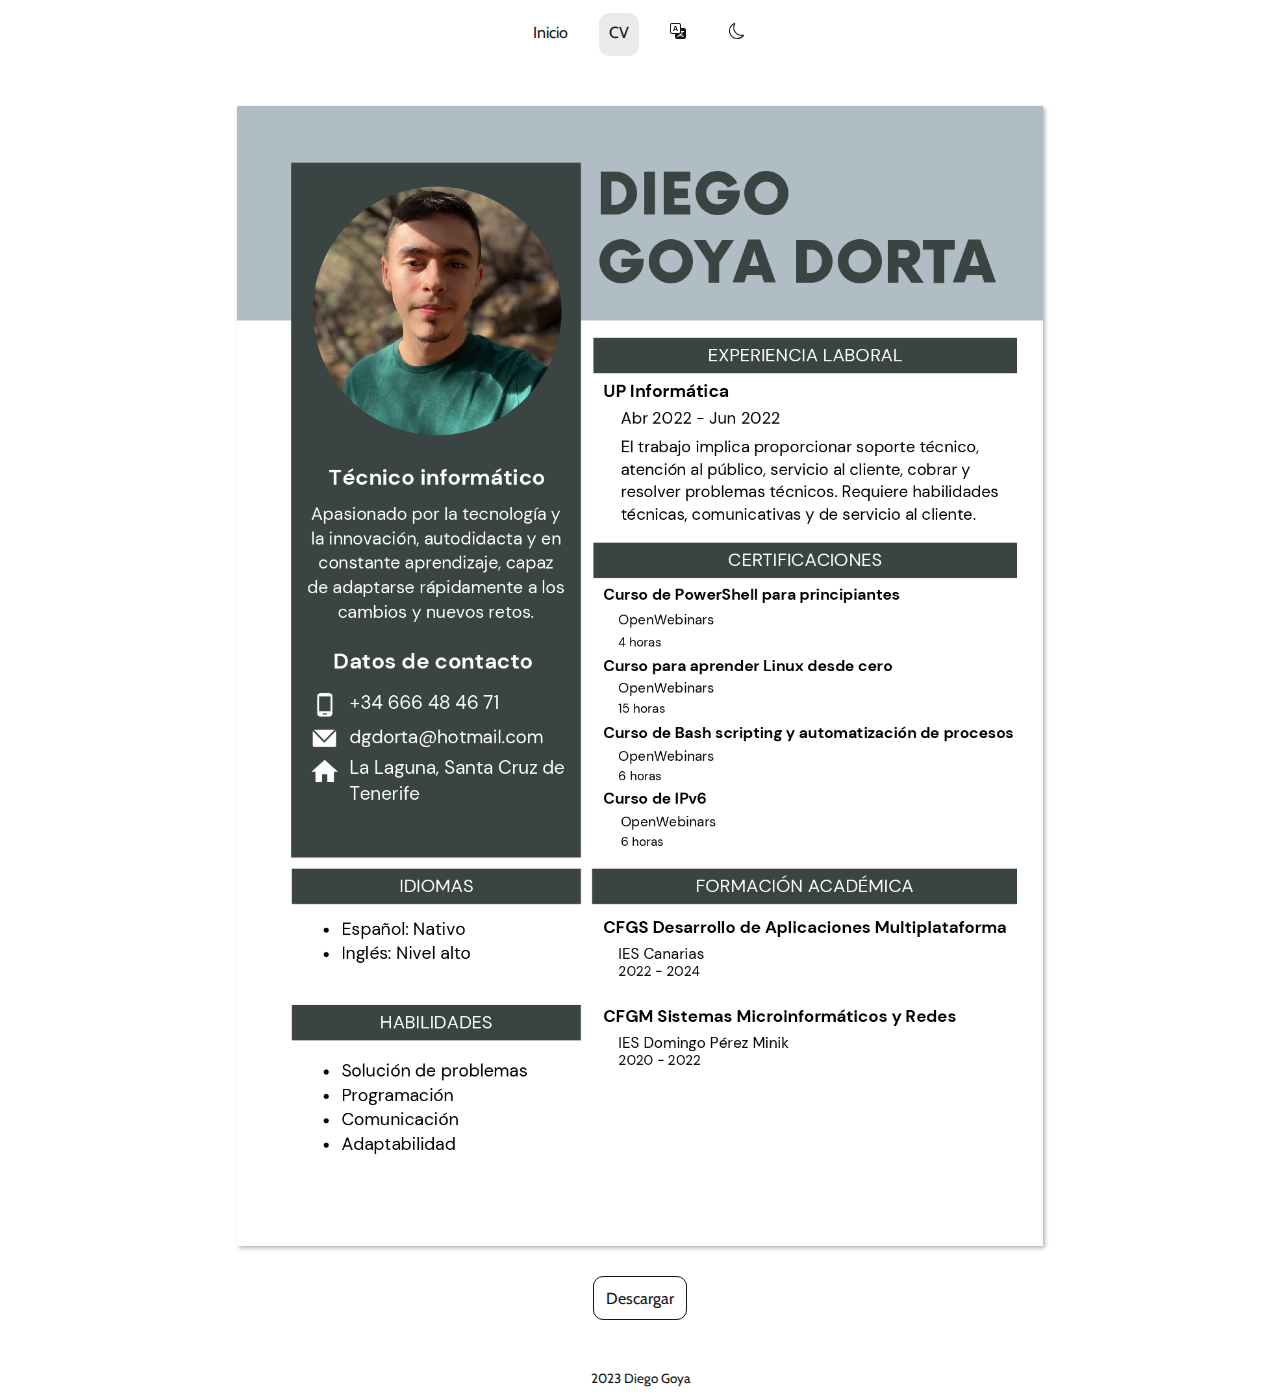
<file: cv_light.html>
<!DOCTYPE html>
<html lang="es-ES">
<head>
    <meta charset="UTF-8">
    <meta http-equiv="X-UA-Compatible" content="IE=edge">
    <meta name="viewport" content="width=device-width, initial-scale=1">
    <title>CV - Diego Goya</title>
    <link rel="stylesheet" type="text/css" href="CSS/styles2.css">
    <link rel="icon" type="image/x-icon" href="/IMG/favicon.ico">
    <link rel="preconnect" href="https://fonts.googleapis.com">
    <link rel="preconnect" href="https://fonts.gstatic.com" crossorigin>
    <link href="https://fonts.googleapis.com/css2?family=Cabin&display=swap" rel="stylesheet">
</head>
<body>
    <div class="contenedor">
        <header>
            <nav>
                <ul>
                    <li>
                        <a href="index_light.html">Inicio</a>
                    </li>
                    <li class="marcado">
                        <a href="cv_light.html">CV</a>
                    </li>
                    <li>
                        <a href="en_cv_light.html">
                            <svg xmlns="http://www.w3.org/2000/svg" width="18" height="18" fill="currentColor" class="bi bi-translate" viewBox="0 0 18 18">
                                <path d="M4.545 6.714 4.11 8H3l1.862-5h1.284L8 8H6.833l-.435-1.286H4.545zm1.634-.736L5.5 3.956h-.049l-.679 2.022H6.18z"/>
                                <path d="M0 2a2 2 0 0 1 2-2h7a2 2 0 0 1 2 2v3h3a2 2 0 0 1 2 2v7a2 2 0 0 1-2 2H7a2 2 0 0 1-2-2v-3H2a2 2 0 0 1-2-2V2zm2-1a1 1 0 0 0-1 1v7a1 1 0 0 0 1 1h7a1 1 0 0 0 1-1V2a1 1 0 0 0-1-1H2zm7.138 9.995c.193.301.402.583.63.846-.748.575-1.673 1.001-2.768 1.292.178.217.451.635.555.867 1.125-.359 2.08-.844 2.886-1.494.777.665 1.739 1.165 2.93 1.472.133-.254.414-.673.629-.89-1.125-.253-2.057-.694-2.82-1.284.681-.747 1.222-1.651 1.621-2.757H14V8h-3v1.047h.765c-.318.844-.74 1.546-1.272 2.13a6.066 6.066 0 0 1-.415-.492 1.988 1.988 0 0 1-.94.31z"/>
                            </svg>
                        </a>
                    </li>
                    <li>
                        <a href="cv.html">
                            <svg xmlns="http://www.w3.org/2000/svg" width="18" height="18" fill="currentColor" class="bi bi-moon" viewBox="0 0 18 18">
                                <path d="M6 .278a.768.768 0 0 1 .08.858 7.208 7.208 0 0 0-.878 3.46c0 4.021 3.278 7.277 7.318 7.277.527 0 1.04-.055 1.533-.16a.787.787 0 0 1 .81.316.733.733 0 0 1-.031.893A8.349 8.349 0 0 1 8.344 16C3.734 16 0 12.286 0 7.71 0 4.266 2.114 1.312 5.124.06A.752.752 0 0 1 6 .278zM4.858 1.311A7.269 7.269 0 0 0 1.025 7.71c0 4.02 3.279 7.276 7.319 7.276a7.316 7.316 0 0 0 5.205-2.162c-.337.042-.68.063-1.029.063-4.61 0-8.343-3.714-8.343-8.29 0-1.167.242-2.278.681-3.286z"/>
                            </svg>
                        </a>
                    </li>
                </ul>
            </nav>
        </header>
        <section>
            <article>
                <div class="parrafo">
                    <img src="IMG/es_cv.jpg" class="cv-img">
                    <br>
                    <div class="descarga">
                        <a href="IMG/CV Diego Goya.pdf" download class="descargar">Descargar</a>
                    </div>
                </div>
            </article>
        </section>
    </div>
    <footer>
        <p class="footer">
            2023 Diego Goya
        </p>
    </footer>
</body>
</html>
</file>
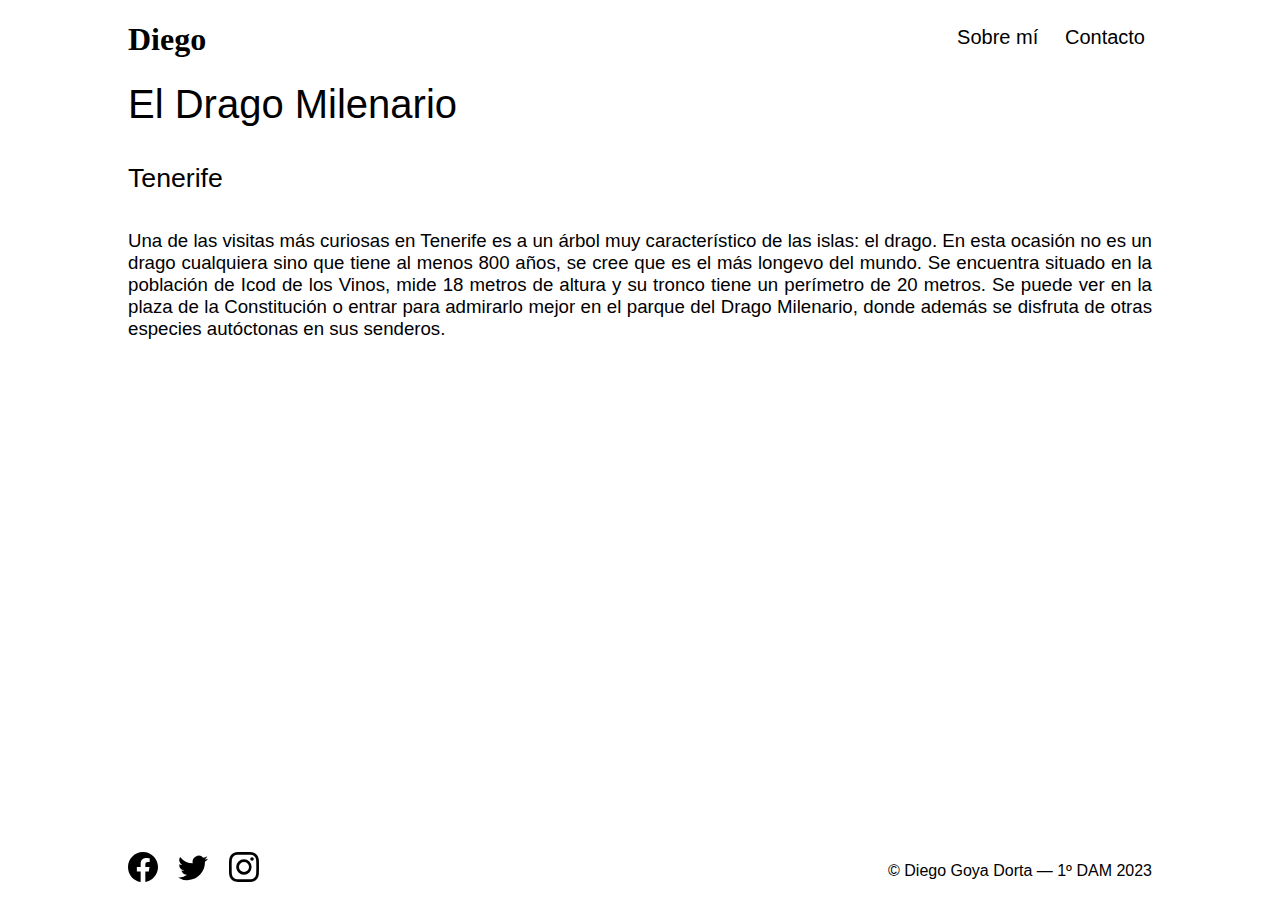
<file: drago.html>
<!DOCTYPE html>
<html lang="es-ES">
<head>
    <meta charset="UTF-8">
    <meta http-equiv="X-UA-Compatible" content="IE=edge">
    <meta name="viewport" content="width=device-width, initial-scale=1.0">
    <title>Sobre mi</title>
    <link rel="stylesheet" type="text/css" href="style.css" media="screen" />
</head>
<body>

    <header>
        <a href="index.html" class="logo">
            <h1>Diego</h1>
        </a>
        <nav>
            <ul>
                <a href="contacto.html" class="menu1">
                    <li>Contacto</li>
                </a>
                <a href="sobremi.html" class="menu1">
                    <li>Sobre mí</li>
                </a>
            </ul>
        </nav>
    </header>

    <section class="sobremiseccion">
        <p>
            <div class="parrafo1">El Drago Milenario</div> <br> <br>
            <div class="parrafo2">Tenerife</div> <br> <br>
            <div class="parrafo3">Una de las visitas más curiosas en Tenerife es a un árbol muy
                característico de las islas: el drago. En esta ocasión no es un drago cualquiera sino
                que tiene al menos 800 años, se cree que es el más longevo del mundo. Se encuentra situado
                en la población de Icod de los Vinos, mide 18 metros de altura y su tronco tiene un perímetro
                de 20 metros. Se puede ver en la plaza de la Constitución o entrar para admirarlo mejor en
                el parque del Drago Milenario, donde además se disfruta de otras especies autóctonas en sus senderos.
            </div>

        </p>

    </section>

    <footer>
        <a href="https://www.facebook.com/" target="_blank" class="menu2">
            <svg xmlns="http://www.w3.org/2000/svg" width="30" height="30" fill="currentColor" class="bi bi-facebook" viewBox="0 0 16 16">
                <path d="M16 8.049c0-4.446-3.582-8.05-8-8.05C3.58 0-.002 3.603-.002 8.05c0 4.017 2.926 7.347 6.75 7.951v-5.625h-2.03V8.05H6.75V6.275c0-2.017 1.195-3.131 3.022-3.131.876 0 1.791.157 1.791.157v1.98h-1.009c-.993 0-1.303.621-1.303 1.258v1.51h2.218l-.354 2.326H9.25V16c3.824-.604 6.75-3.934 6.75-7.951z"/>
            </svg>
        </a>
        <a href="https://twitter.com/" target="_blank" class="menu2">
            <svg xmlns="http://www.w3.org/2000/svg" width="30" height="30" fill="currentColor" class="bi bi-twitter" viewBox="0 0 16 16">
                <path d="M5.026 15c6.038 0 9.341-5.003 9.341-9.334 0-.14 0-.282-.006-.422A6.685 6.685 0 0 0 16 3.542a6.658 6.658 0 0 1-1.889.518 3.301 3.301 0 0 0 1.447-1.817 6.533 6.533 0 0 1-2.087.793A3.286 3.286 0 0 0 7.875 6.03a9.325 9.325 0 0 1-6.767-3.429 3.289 3.289 0 0 0 1.018 4.382A3.323 3.323 0 0 1 .64 6.575v.045a3.288 3.288 0 0 0 2.632 3.218 3.203 3.203 0 0 1-.865.115 3.23 3.23 0 0 1-.614-.057 3.283 3.283 0 0 0 3.067 2.277A6.588 6.588 0 0 1 .78 13.58a6.32 6.32 0 0 1-.78-.045A9.344 9.344 0 0 0 5.026 15z"/>
            </svg>
        </a>
        <a href="https://www.instagram.com/" target="_blank" class="menu2">
            <svg xmlns="http://www.w3.org/2000/svg" width="30" height="30" fill="currentColor" class="bi bi-instagram" viewBox="0 0 16 16">
                <path d="M8 0C5.829 0 5.556.01 4.703.048 3.85.088 3.269.222 2.76.42a3.917 3.917 0 0 0-1.417.923A3.927 3.927 0 0 0 .42 2.76C.222 3.268.087 3.85.048 4.7.01 5.555 0 5.827 0 8.001c0 2.172.01 2.444.048 3.297.04.852.174 1.433.372 1.942.205.526.478.972.923 1.417.444.445.89.719 1.416.923.51.198 1.09.333 1.942.372C5.555 15.99 5.827 16 8 16s2.444-.01 3.298-.048c.851-.04 1.434-.174 1.943-.372a3.916 3.916 0 0 0 1.416-.923c.445-.445.718-.891.923-1.417.197-.509.332-1.09.372-1.942C15.99 10.445 16 10.173 16 8s-.01-2.445-.048-3.299c-.04-.851-.175-1.433-.372-1.941a3.926 3.926 0 0 0-.923-1.417A3.911 3.911 0 0 0 13.24.42c-.51-.198-1.092-.333-1.943-.372C10.443.01 10.172 0 7.998 0h.003zm-.717 1.442h.718c2.136 0 2.389.007 3.232.046.78.035 1.204.166 1.486.275.373.145.64.319.92.599.28.28.453.546.598.92.11.281.24.705.275 1.485.039.843.047 1.096.047 3.231s-.008 2.389-.047 3.232c-.035.78-.166 1.203-.275 1.485a2.47 2.47 0 0 1-.599.919c-.28.28-.546.453-.92.598-.28.11-.704.24-1.485.276-.843.038-1.096.047-3.232.047s-2.39-.009-3.233-.047c-.78-.036-1.203-.166-1.485-.276a2.478 2.478 0 0 1-.92-.598 2.48 2.48 0 0 1-.6-.92c-.109-.281-.24-.705-.275-1.485-.038-.843-.046-1.096-.046-3.233 0-2.136.008-2.388.046-3.231.036-.78.166-1.204.276-1.486.145-.373.319-.64.599-.92.28-.28.546-.453.92-.598.282-.11.705-.24 1.485-.276.738-.034 1.024-.044 2.515-.045v.002zm4.988 1.328a.96.96 0 1 0 0 1.92.96.96 0 0 0 0-1.92zm-4.27 1.122a4.109 4.109 0 1 0 0 8.217 4.109 4.109 0 0 0 0-8.217zm0 1.441a2.667 2.667 0 1 1 0 5.334 2.667 2.667 0 0 1 0-5.334z"/>
            </svg>
        </a>
        <div class="texto">© Diego Goya Dorta — 1º DAM 2023</div>
    </footer>
    
</body>
</html>
</file>
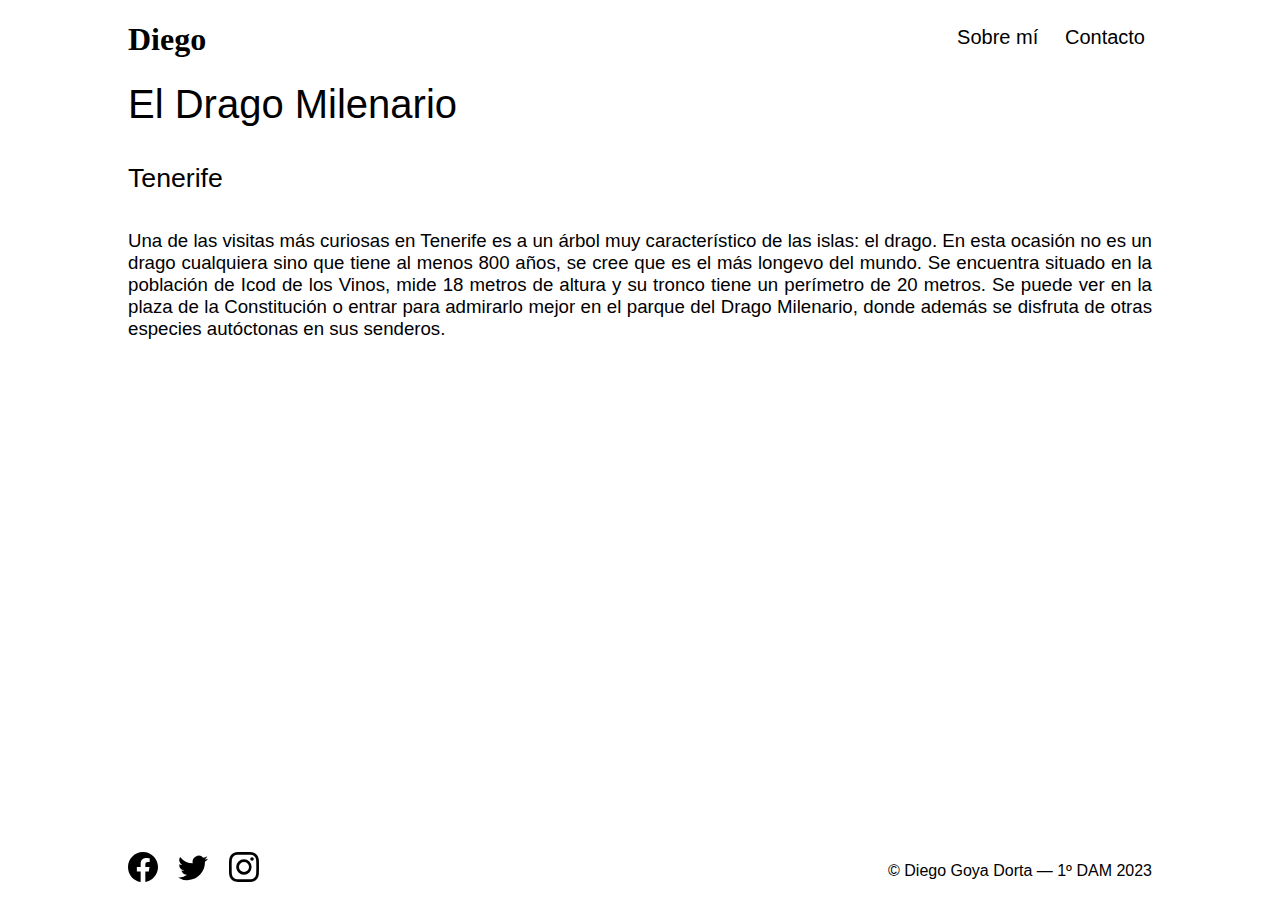
<file: dragoDIEGO.html>
<!DOCTYPE html>
<!--Diego Goya Dorta-->
<html lang="es-ES">
<head>
    <meta charset="UTF-8">
    <meta http-equiv="X-UA-Compatible" content="IE=edge">
    <meta name="viewport" content="width=device-width, initial-scale=1.0">
    <title>Sobre mi</title>
    <link rel="stylesheet" type="text/css" href="styleDIEGO.css" media="screen" />
</head>
<body>

    <header>
        <a href="index.html" class="logo">
            <h1>Diego</h1>
        </a>
        <nav>
            <ul>
                <a href="contactoDIEGO.html" class="menu1">
                    <li>Contacto</li>
                </a>
                <a href="sobremiDIEGO.html" class="menu1">
                    <li>Sobre mí</li>
                </a>
            </ul>
        </nav>
    </header>

    <section class="sobremiseccion">
        <p>
            <div class="parrafo1">El Drago Milenario</div> <br> <br>
            <div class="parrafo2">Tenerife</div> <br> <br>
            <div class="parrafo3">Una de las visitas más curiosas en Tenerife es a un árbol muy
                característico de las islas: el drago. En esta ocasión no es un drago cualquiera sino
                que tiene al menos 800 años, se cree que es el más longevo del mundo. Se encuentra situado
                en la población de Icod de los Vinos, mide 18 metros de altura y su tronco tiene un perímetro
                de 20 metros. Se puede ver en la plaza de la Constitución o entrar para admirarlo mejor en
                el parque del Drago Milenario, donde además se disfruta de otras especies autóctonas en sus senderos.
            </div>

        </p>

    </section>

    <footer>
        <a href="https://www.facebook.com/" target="_blank" class="menu2">
            <svg xmlns="http://www.w3.org/2000/svg" width="30" height="30" fill="currentColor" class="bi bi-facebook" viewBox="0 0 16 16">
                <path d="M16 8.049c0-4.446-3.582-8.05-8-8.05C3.58 0-.002 3.603-.002 8.05c0 4.017 2.926 7.347 6.75 7.951v-5.625h-2.03V8.05H6.75V6.275c0-2.017 1.195-3.131 3.022-3.131.876 0 1.791.157 1.791.157v1.98h-1.009c-.993 0-1.303.621-1.303 1.258v1.51h2.218l-.354 2.326H9.25V16c3.824-.604 6.75-3.934 6.75-7.951z"/>
            </svg>
        </a>
        <a href="https://twitter.com/" target="_blank" class="menu2">
            <svg xmlns="http://www.w3.org/2000/svg" width="30" height="30" fill="currentColor" class="bi bi-twitter" viewBox="0 0 16 16">
                <path d="M5.026 15c6.038 0 9.341-5.003 9.341-9.334 0-.14 0-.282-.006-.422A6.685 6.685 0 0 0 16 3.542a6.658 6.658 0 0 1-1.889.518 3.301 3.301 0 0 0 1.447-1.817 6.533 6.533 0 0 1-2.087.793A3.286 3.286 0 0 0 7.875 6.03a9.325 9.325 0 0 1-6.767-3.429 3.289 3.289 0 0 0 1.018 4.382A3.323 3.323 0 0 1 .64 6.575v.045a3.288 3.288 0 0 0 2.632 3.218 3.203 3.203 0 0 1-.865.115 3.23 3.23 0 0 1-.614-.057 3.283 3.283 0 0 0 3.067 2.277A6.588 6.588 0 0 1 .78 13.58a6.32 6.32 0 0 1-.78-.045A9.344 9.344 0 0 0 5.026 15z"/>
            </svg>
        </a>
        <a href="https://www.instagram.com/" target="_blank" class="menu2">
            <svg xmlns="http://www.w3.org/2000/svg" width="30" height="30" fill="currentColor" class="bi bi-instagram" viewBox="0 0 16 16">
                <path d="M8 0C5.829 0 5.556.01 4.703.048 3.85.088 3.269.222 2.76.42a3.917 3.917 0 0 0-1.417.923A3.927 3.927 0 0 0 .42 2.76C.222 3.268.087 3.85.048 4.7.01 5.555 0 5.827 0 8.001c0 2.172.01 2.444.048 3.297.04.852.174 1.433.372 1.942.205.526.478.972.923 1.417.444.445.89.719 1.416.923.51.198 1.09.333 1.942.372C5.555 15.99 5.827 16 8 16s2.444-.01 3.298-.048c.851-.04 1.434-.174 1.943-.372a3.916 3.916 0 0 0 1.416-.923c.445-.445.718-.891.923-1.417.197-.509.332-1.09.372-1.942C15.99 10.445 16 10.173 16 8s-.01-2.445-.048-3.299c-.04-.851-.175-1.433-.372-1.941a3.926 3.926 0 0 0-.923-1.417A3.911 3.911 0 0 0 13.24.42c-.51-.198-1.092-.333-1.943-.372C10.443.01 10.172 0 7.998 0h.003zm-.717 1.442h.718c2.136 0 2.389.007 3.232.046.78.035 1.204.166 1.486.275.373.145.64.319.92.599.28.28.453.546.598.92.11.281.24.705.275 1.485.039.843.047 1.096.047 3.231s-.008 2.389-.047 3.232c-.035.78-.166 1.203-.275 1.485a2.47 2.47 0 0 1-.599.919c-.28.28-.546.453-.92.598-.28.11-.704.24-1.485.276-.843.038-1.096.047-3.232.047s-2.39-.009-3.233-.047c-.78-.036-1.203-.166-1.485-.276a2.478 2.478 0 0 1-.92-.598 2.48 2.48 0 0 1-.6-.92c-.109-.281-.24-.705-.275-1.485-.038-.843-.046-1.096-.046-3.233 0-2.136.008-2.388.046-3.231.036-.78.166-1.204.276-1.486.145-.373.319-.64.599-.92.28-.28.546-.453.92-.598.282-.11.705-.24 1.485-.276.738-.034 1.024-.044 2.515-.045v.002zm4.988 1.328a.96.96 0 1 0 0 1.92.96.96 0 0 0 0-1.92zm-4.27 1.122a4.109 4.109 0 1 0 0 8.217 4.109 4.109 0 0 0 0-8.217zm0 1.441a2.667 2.667 0 1 1 0 5.334 2.667 2.667 0 0 1 0-5.334z"/>
            </svg>
        </a>
        <div class="texto">© Diego Goya Dorta — 1º DAM 2023</div>
    </footer>
    
</body>
</html>
</file>
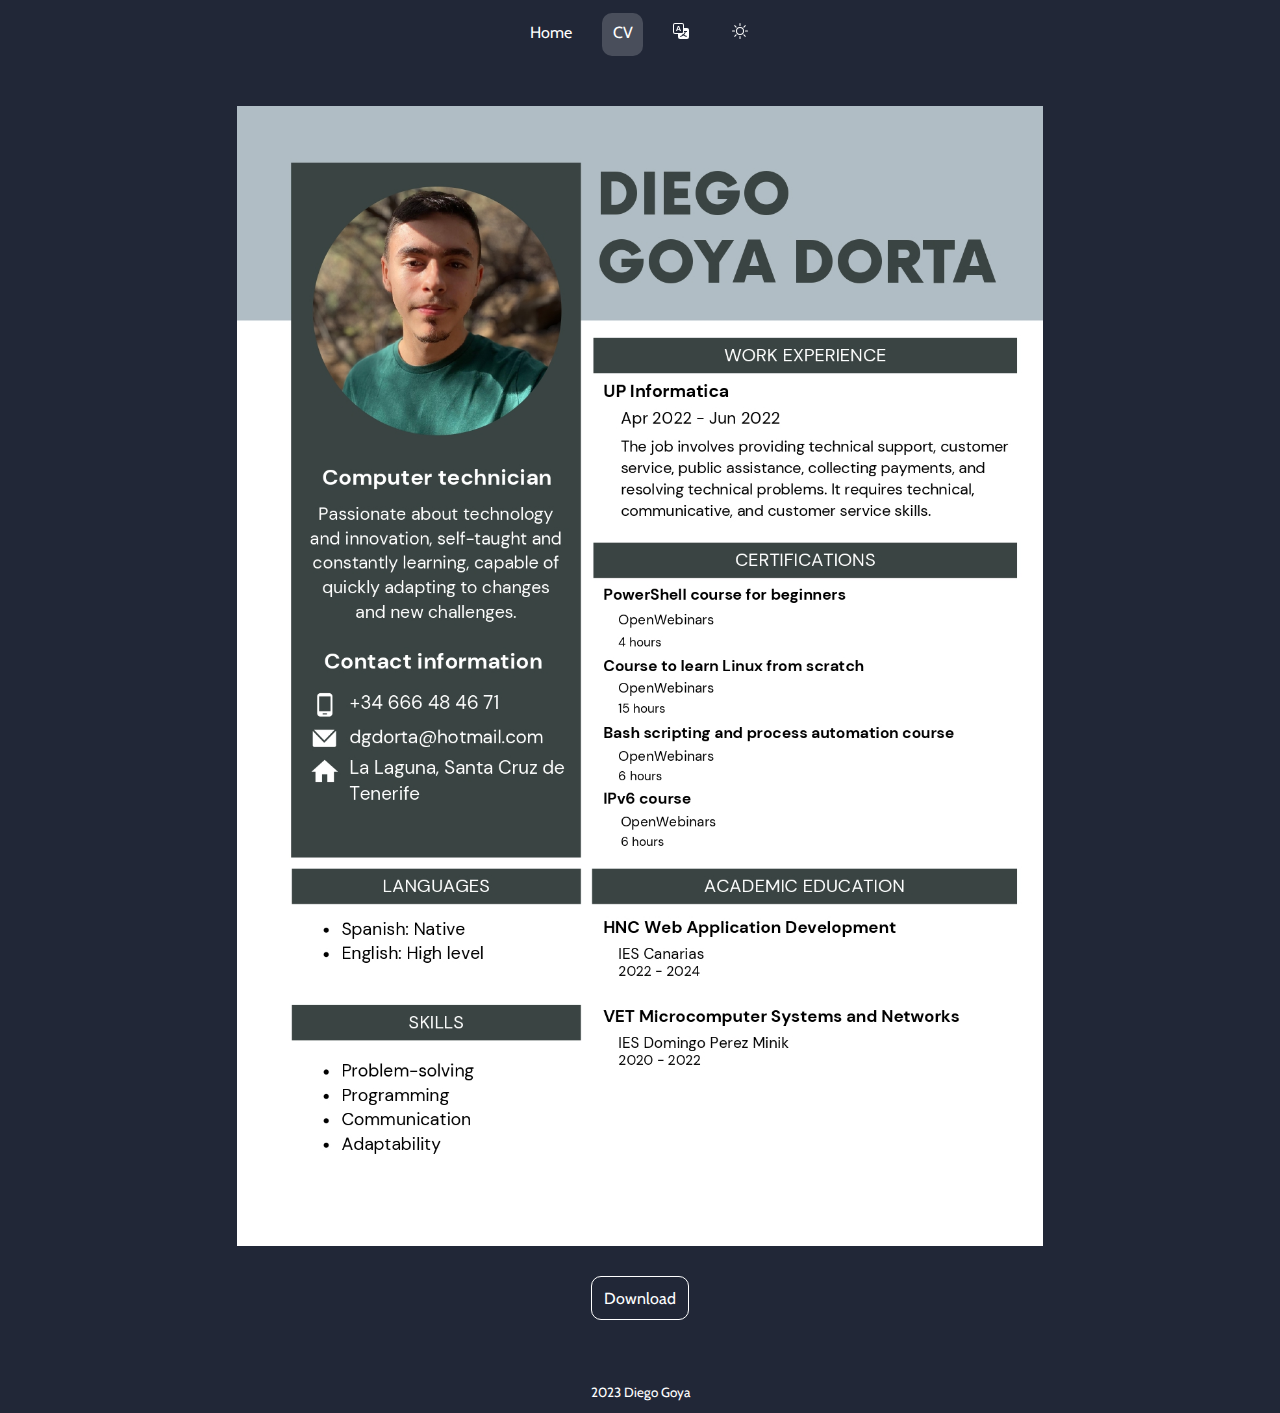
<file: en_cv.html>
<!DOCTYPE html>
<html lang="es-ES">
<head>
    <meta charset="UTF-8">
    <meta http-equiv="X-UA-Compatible" content="IE=edge">
    <meta name="viewport" content="width=device-width, initial-scale=1">
    <title>CV - Diego Goya</title>
    <link rel="stylesheet" type="text/css" href="CSS/styles.css">
    <link rel="icon" type="image/x-icon" href="/IMG/favicon.ico">
    <link rel="preconnect" href="https://fonts.googleapis.com">
    <link rel="preconnect" href="https://fonts.gstatic.com" crossorigin>
    <link href="https://fonts.googleapis.com/css2?family=Cabin&display=swap" rel="stylesheet">
</head>
<body>
    <div class="contenedor">
        <header>
            <nav>
                <ul>
                    <li>
                        <a href="en_index.html">Home</a>
                    </li>
                    <li class="marcado">
                        <a href="en_cv.html">CV</a>
                    </li>
                    <li>
                        <a href="cv.html">
                            <svg xmlns="http://www.w3.org/2000/svg" width="18" height="18" fill="currentColor" class="bi bi-translate" viewBox="0 0 18 18">
                                <path d="M4.545 6.714 4.11 8H3l1.862-5h1.284L8 8H6.833l-.435-1.286H4.545zm1.634-.736L5.5 3.956h-.049l-.679 2.022H6.18z"/>
                                <path d="M0 2a2 2 0 0 1 2-2h7a2 2 0 0 1 2 2v3h3a2 2 0 0 1 2 2v7a2 2 0 0 1-2 2H7a2 2 0 0 1-2-2v-3H2a2 2 0 0 1-2-2V2zm2-1a1 1 0 0 0-1 1v7a1 1 0 0 0 1 1h7a1 1 0 0 0 1-1V2a1 1 0 0 0-1-1H2zm7.138 9.995c.193.301.402.583.63.846-.748.575-1.673 1.001-2.768 1.292.178.217.451.635.555.867 1.125-.359 2.08-.844 2.886-1.494.777.665 1.739 1.165 2.93 1.472.133-.254.414-.673.629-.89-1.125-.253-2.057-.694-2.82-1.284.681-.747 1.222-1.651 1.621-2.757H14V8h-3v1.047h.765c-.318.844-.74 1.546-1.272 2.13a6.066 6.066 0 0 1-.415-.492 1.988 1.988 0 0 1-.94.31z"/>
                            </svg>
                        </a>
                    </li>
                    <li>
                        <a href="en_cv_light.html">
                            <svg xmlns="http://www.w3.org/2000/svg" width="18" height="18" fill="currentColor" class="bi bi-brightness-high" viewBox="0 0 18 18">
                                <path d="M8 11a3 3 0 1 1 0-6 3 3 0 0 1 0 6zm0 1a4 4 0 1 0 0-8 4 4 0 0 0 0 8zM8 0a.5.5 0 0 1 .5.5v2a.5.5 0 0 1-1 0v-2A.5.5 0 0 1 8 0zm0 13a.5.5 0 0 1 .5.5v2a.5.5 0 0 1-1 0v-2A.5.5 0 0 1 8 13zm8-5a.5.5 0 0 1-.5.5h-2a.5.5 0 0 1 0-1h2a.5.5 0 0 1 .5.5zM3 8a.5.5 0 0 1-.5.5h-2a.5.5 0 0 1 0-1h2A.5.5 0 0 1 3 8zm10.657-5.657a.5.5 0 0 1 0 .707l-1.414 1.415a.5.5 0 1 1-.707-.708l1.414-1.414a.5.5 0 0 1 .707 0zm-9.193 9.193a.5.5 0 0 1 0 .707L3.05 13.657a.5.5 0 0 1-.707-.707l1.414-1.414a.5.5 0 0 1 .707 0zm9.193 2.121a.5.5 0 0 1-.707 0l-1.414-1.414a.5.5 0 0 1 .707-.707l1.414 1.414a.5.5 0 0 1 0 .707zM4.464 4.465a.5.5 0 0 1-.707 0L2.343 3.05a.5.5 0 1 1 .707-.707l1.414 1.414a.5.5 0 0 1 0 .708z"/>
                            </svg>
                        </a>
                    </li>
                </ul>
            </nav>
        </header>
        <section>
            <article>
                <div class="parrafo">
                    <img src="IMG/en_cv.jpg" class="cv-img">
                    <br>
                    <div class="descarga">
                        <a href="IMG/CV Diego Goya English.pdf.pdf" download class="descargar">Download</a>
                    </div>
                </div>
            </article>
        </section>
    </div>
    <footer>
        <p class="footer">
            2023 Diego Goya
        </p>
    </footer>
</body>
</html>
</file>
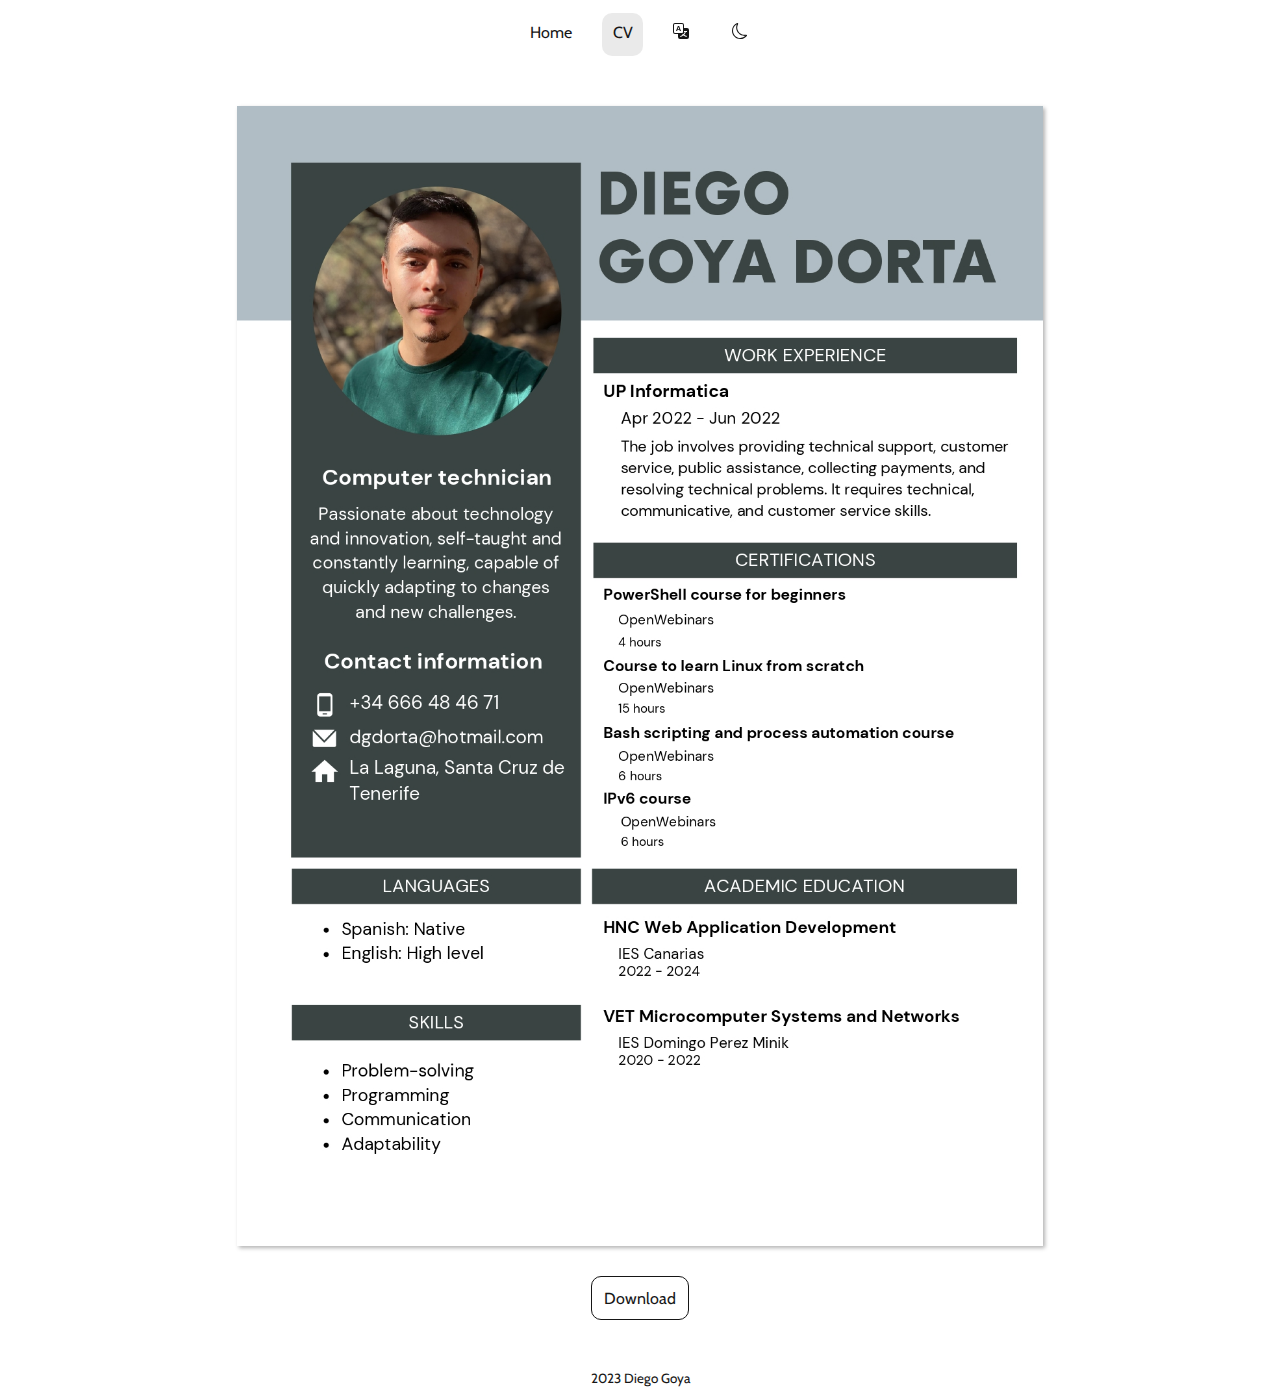
<file: en_cv_light.html>
<!DOCTYPE html>
<html lang="es-ES">
<head>
    <meta charset="UTF-8">
    <meta http-equiv="X-UA-Compatible" content="IE=edge">
    <meta name="viewport" content="width=device-width, initial-scale=1">
    <title>CV - Diego Goya</title>
    <link rel="stylesheet" type="text/css" href="CSS/styles2.css">
    <link rel="icon" type="image/x-icon" href="/IMG/favicon.ico">
    <link rel="preconnect" href="https://fonts.googleapis.com">
    <link rel="preconnect" href="https://fonts.gstatic.com" crossorigin>
    <link href="https://fonts.googleapis.com/css2?family=Cabin&display=swap" rel="stylesheet">
</head>
<body>
    <div class="contenedor">
        <header>
            <nav>
                <ul>
                    <li>
                        <a href="en_index_light.html">Home</a>
                    </li>
                    <li class="marcado">
                        <a href="en_cv_light.html">CV</a>
                    </li>
                    <li>
                        <a href="cv_light.html">
                            <svg xmlns="http://www.w3.org/2000/svg" width="18" height="18" fill="currentColor" class="bi bi-translate" viewBox="0 0 18 18">
                                <path d="M4.545 6.714 4.11 8H3l1.862-5h1.284L8 8H6.833l-.435-1.286H4.545zm1.634-.736L5.5 3.956h-.049l-.679 2.022H6.18z"/>
                                <path d="M0 2a2 2 0 0 1 2-2h7a2 2 0 0 1 2 2v3h3a2 2 0 0 1 2 2v7a2 2 0 0 1-2 2H7a2 2 0 0 1-2-2v-3H2a2 2 0 0 1-2-2V2zm2-1a1 1 0 0 0-1 1v7a1 1 0 0 0 1 1h7a1 1 0 0 0 1-1V2a1 1 0 0 0-1-1H2zm7.138 9.995c.193.301.402.583.63.846-.748.575-1.673 1.001-2.768 1.292.178.217.451.635.555.867 1.125-.359 2.08-.844 2.886-1.494.777.665 1.739 1.165 2.93 1.472.133-.254.414-.673.629-.89-1.125-.253-2.057-.694-2.82-1.284.681-.747 1.222-1.651 1.621-2.757H14V8h-3v1.047h.765c-.318.844-.74 1.546-1.272 2.13a6.066 6.066 0 0 1-.415-.492 1.988 1.988 0 0 1-.94.31z"/>
                            </svg>
                        </a>
                    </li>
                    <li>
                        <a href="en_cv.html">
                            <svg xmlns="http://www.w3.org/2000/svg" width="18" height="18" fill="currentColor" class="bi bi-moon" viewBox="0 0 18 18">
                                <path d="M6 .278a.768.768 0 0 1 .08.858 7.208 7.208 0 0 0-.878 3.46c0 4.021 3.278 7.277 7.318 7.277.527 0 1.04-.055 1.533-.16a.787.787 0 0 1 .81.316.733.733 0 0 1-.031.893A8.349 8.349 0 0 1 8.344 16C3.734 16 0 12.286 0 7.71 0 4.266 2.114 1.312 5.124.06A.752.752 0 0 1 6 .278zM4.858 1.311A7.269 7.269 0 0 0 1.025 7.71c0 4.02 3.279 7.276 7.319 7.276a7.316 7.316 0 0 0 5.205-2.162c-.337.042-.68.063-1.029.063-4.61 0-8.343-3.714-8.343-8.29 0-1.167.242-2.278.681-3.286z"/>
                            </svg>
                        </a>
                    </li>
                </ul>
            </nav>
        </header>
        <section>
            <article>
                <div class="parrafo">
                    <img src="IMG/en_cv.jpg" class="cv-img">
                    <br>
                    <div class="descarga">
                        <a href="IMG/CV Diego Goya English.pdf" download class="descargar">Download</a>
                    </div>
                </div>
            </article>
        </section>
    </div>
    <footer>
        <p class="footer">
            2023 Diego Goya
        </p>
    </footer>
</body>
</html>
</file>
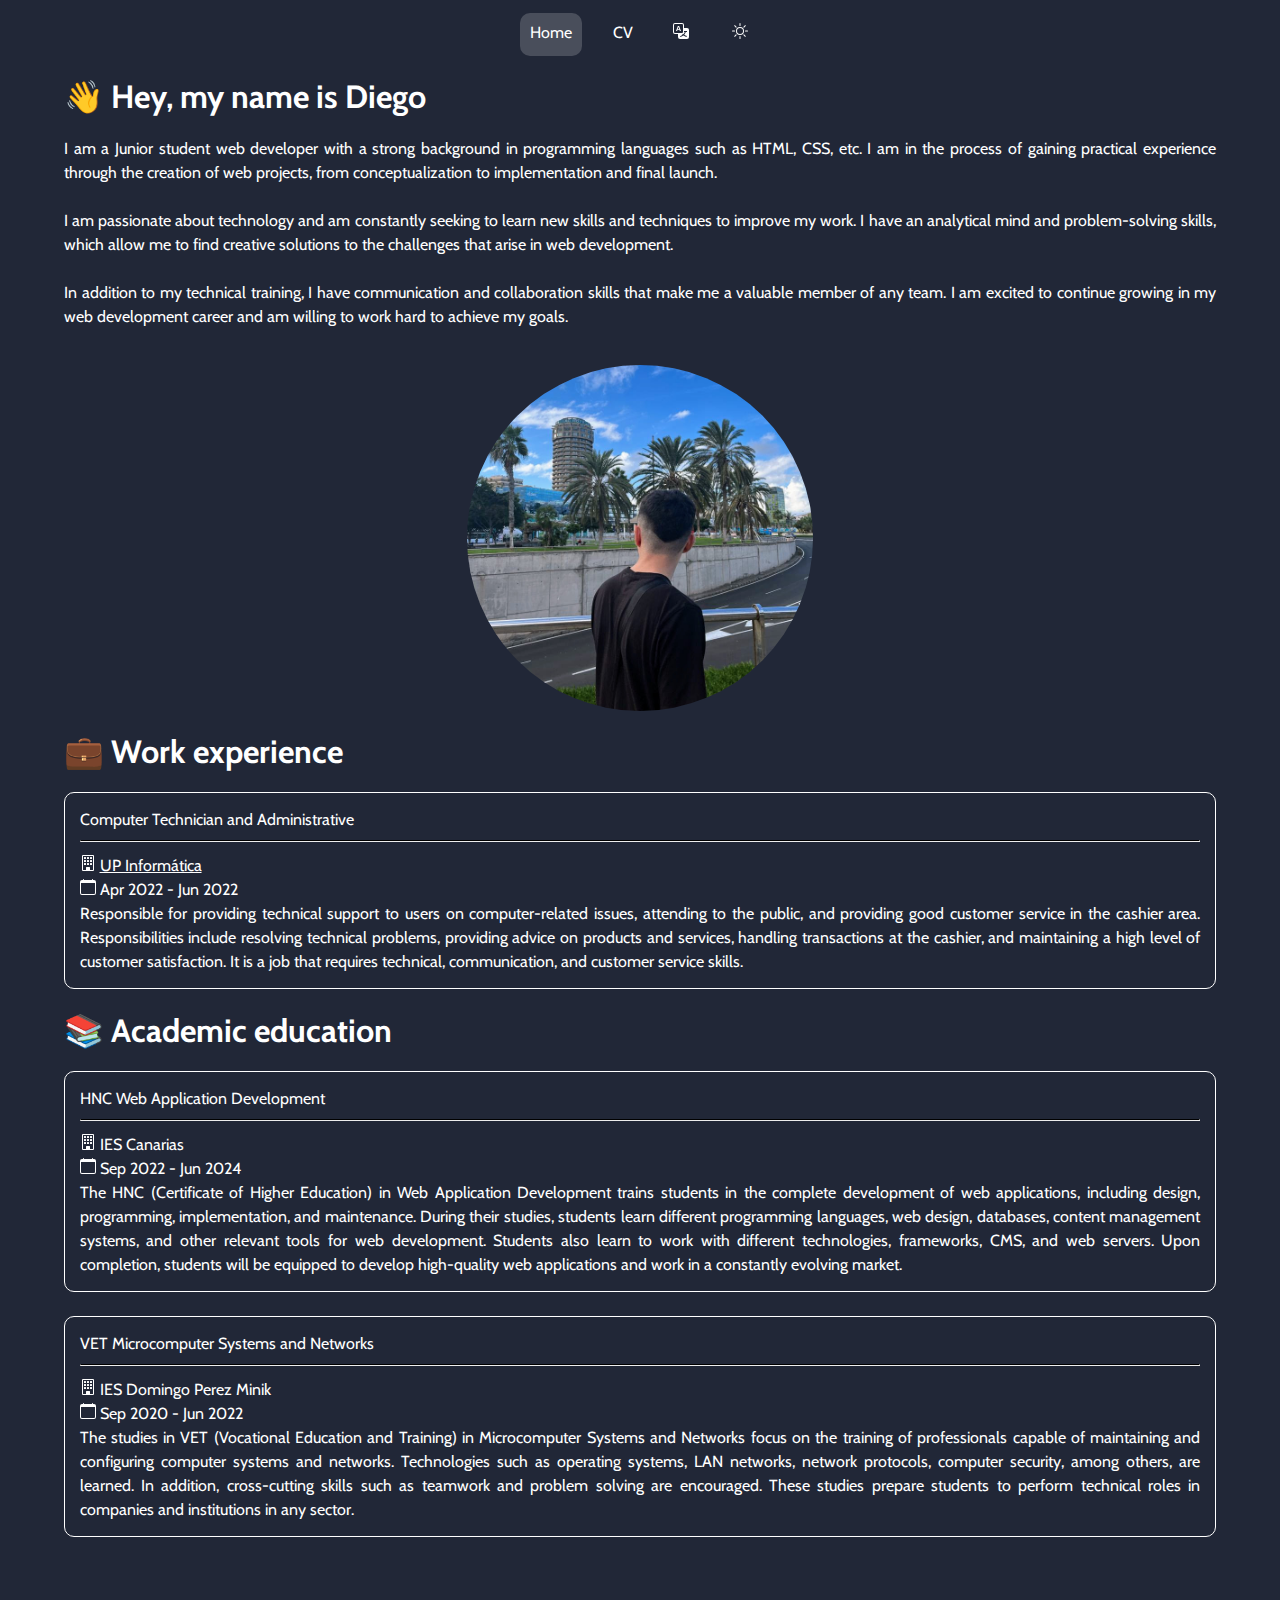
<file: en_index.html>
<!DOCTYPE html>
<html lang="es-ES">
<head>
    <meta charset="UTF-8">
    <meta http-equiv="X-UA-Compatible" content="IE=edge">
    <meta name="viewport" content="width=device-width, initial-scale=1">
    <title>Home - Diego Goya</title>
    <link rel="stylesheet" type="text/css" href="CSS/styles.css">
    <link rel="icon" type="image/x-icon" href="/IMG/favicon.ico">
    <link rel="preconnect" href="https://fonts.googleapis.com">
    <link rel="preconnect" href="https://fonts.gstatic.com" crossorigin>
    <link href="https://fonts.googleapis.com/css2?family=Cabin&display=swap" rel="stylesheet">
</head>
<body>
    <div class="contenedor">
        <header>
            <nav>
                <ul>
                    <li class="marcado">
                        <a href="en_index.html">Home</a>
                    </li>
                    <li>
                        <a href="en_cv.html">CV</a>
                    </li>
                    <li>
                        <a href="index.html">
                            <svg xmlns="http://www.w3.org/2000/svg" width="18" height="18" fill="currentColor" class="bi bi-translate" viewBox="0 0 18 18">
                                <path d="M4.545 6.714 4.11 8H3l1.862-5h1.284L8 8H6.833l-.435-1.286H4.545zm1.634-.736L5.5 3.956h-.049l-.679 2.022H6.18z"/>
                                <path d="M0 2a2 2 0 0 1 2-2h7a2 2 0 0 1 2 2v3h3a2 2 0 0 1 2 2v7a2 2 0 0 1-2 2H7a2 2 0 0 1-2-2v-3H2a2 2 0 0 1-2-2V2zm2-1a1 1 0 0 0-1 1v7a1 1 0 0 0 1 1h7a1 1 0 0 0 1-1V2a1 1 0 0 0-1-1H2zm7.138 9.995c.193.301.402.583.63.846-.748.575-1.673 1.001-2.768 1.292.178.217.451.635.555.867 1.125-.359 2.08-.844 2.886-1.494.777.665 1.739 1.165 2.93 1.472.133-.254.414-.673.629-.89-1.125-.253-2.057-.694-2.82-1.284.681-.747 1.222-1.651 1.621-2.757H14V8h-3v1.047h.765c-.318.844-.74 1.546-1.272 2.13a6.066 6.066 0 0 1-.415-.492 1.988 1.988 0 0 1-.94.31z"/>
                            </svg>
                        </a>
                    </li>
                    <li>
                        <a href="en_index_light.html">
                            <svg xmlns="http://www.w3.org/2000/svg" width="18" height="18" fill="currentColor" class="bi bi-brightness-high" viewBox="0 0 18 18">
                                <path d="M8 11a3 3 0 1 1 0-6 3 3 0 0 1 0 6zm0 1a4 4 0 1 0 0-8 4 4 0 0 0 0 8zM8 0a.5.5 0 0 1 .5.5v2a.5.5 0 0 1-1 0v-2A.5.5 0 0 1 8 0zm0 13a.5.5 0 0 1 .5.5v2a.5.5 0 0 1-1 0v-2A.5.5 0 0 1 8 13zm8-5a.5.5 0 0 1-.5.5h-2a.5.5 0 0 1 0-1h2a.5.5 0 0 1 .5.5zM3 8a.5.5 0 0 1-.5.5h-2a.5.5 0 0 1 0-1h2A.5.5 0 0 1 3 8zm10.657-5.657a.5.5 0 0 1 0 .707l-1.414 1.415a.5.5 0 1 1-.707-.708l1.414-1.414a.5.5 0 0 1 .707 0zm-9.193 9.193a.5.5 0 0 1 0 .707L3.05 13.657a.5.5 0 0 1-.707-.707l1.414-1.414a.5.5 0 0 1 .707 0zm9.193 2.121a.5.5 0 0 1-.707 0l-1.414-1.414a.5.5 0 0 1 .707-.707l1.414 1.414a.5.5 0 0 1 0 .707zM4.464 4.465a.5.5 0 0 1-.707 0L2.343 3.05a.5.5 0 1 1 .707-.707l1.414 1.414a.5.5 0 0 1 0 .708z"/>
                            </svg>
                        </a>
                    </li>
                </ul>
            </nav>
        </header>
        <section>
            <article>
                <h1>👋 Hey, my name is Diego</h1>
                <div class="parrafo">
                    <a class="texto">
                        I am a Junior student web developer with a strong background in programming languages such as HTML, CSS, etc.
                        I am in the process of gaining practical experience through the creation of web projects, from conceptualization to
                        implementation and final launch.
                        <br> <br>
                        I am passionate about technology and am constantly seeking to learn new skills and techniques to improve my work. I have
                        an analytical mind and problem-solving skills, which allow me to find creative solutions to the challenges that arise in
                        web development.
                        <br> <br>
                        In addition to my technical training, I have communication and collaboration skills that make me a valuable member of any
                        team. I am excited to continue growing in my web development career and am willing to work hard to achieve my goals.
                        <br> <br>
                        <img src="IMG/perfil.jpg" class="img-perfil">
                    </a>
                </div>
            </article>
            <article>
                <h1>💼 Work experience</h1>
                <div class="parrafo">
                    <a class="texto">
                        <table>
                            <tr>
                                <td>Computer Technician and Administrative <hr> </td>
                            </tr>
                            <tr>
                                <td>
                                    <svg xmlns="http://www.w3.org/2000/svg" width="16" height="16" fill="currentColor" class="bi bi-building" viewBox="0 0 16 16">
                                        <path d="M4 2.5a.5.5 0 0 1 .5-.5h1a.5.5 0 0 1 .5.5v1a.5.5 0 0 1-.5.5h-1a.5.5 0 0 1-.5-.5v-1Zm3 0a.5.5 0 0 1 .5-.5h1a.5.5 0 0 1 .5.5v1a.5.5 0 0 1-.5.5h-1a.5.5 0 0 1-.5-.5v-1Zm3.5-.5a.5.5 0 0 0-.5.5v1a.5.5 0 0 0 .5.5h1a.5.5 0 0 0 .5-.5v-1a.5.5 0 0 0-.5-.5h-1ZM4 5.5a.5.5 0 0 1 .5-.5h1a.5.5 0 0 1 .5.5v1a.5.5 0 0 1-.5.5h-1a.5.5 0 0 1-.5-.5v-1ZM7.5 5a.5.5 0 0 0-.5.5v1a.5.5 0 0 0 .5.5h1a.5.5 0 0 0 .5-.5v-1a.5.5 0 0 0-.5-.5h-1Zm2.5.5a.5.5 0 0 1 .5-.5h1a.5.5 0 0 1 .5.5v1a.5.5 0 0 1-.5.5h-1a.5.5 0 0 1-.5-.5v-1ZM4.5 8a.5.5 0 0 0-.5.5v1a.5.5 0 0 0 .5.5h1a.5.5 0 0 0 .5-.5v-1a.5.5 0 0 0-.5-.5h-1Zm2.5.5a.5.5 0 0 1 .5-.5h1a.5.5 0 0 1 .5.5v1a.5.5 0 0 1-.5.5h-1a.5.5 0 0 1-.5-.5v-1Zm3.5-.5a.5.5 0 0 0-.5.5v1a.5.5 0 0 0 .5.5h1a.5.5 0 0 0 .5-.5v-1a.5.5 0 0 0-.5-.5h-1Z"/>
                                        <path d="M2 1a1 1 0 0 1 1-1h10a1 1 0 0 1 1 1v14a1 1 0 0 1-1 1H3a1 1 0 0 1-1-1V1Zm11 0H3v14h3v-2.5a.5.5 0 0 1 .5-.5h3a.5.5 0 0 1 .5.5V15h3V1Z"/>
                                    </svg> <a href="https://www.upinformatica.es/" class="enlace" target="_blank">UP Informática</a>
                                    <br>
                                    <svg xmlns="http://www.w3.org/2000/svg" width="16" height="16" fill="currentColor" class="bi bi-calendar" viewBox="0 0 16 16">
                                        <path d="M3.5 0a.5.5 0 0 1 .5.5V1h8V.5a.5.5 0 0 1 1 0V1h1a2 2 0 0 1 2 2v11a2 2 0 0 1-2 2H2a2 2 0 0 1-2-2V3a2 2 0 0 1 2-2h1V.5a.5.5 0 0 1 .5-.5zM1 4v10a1 1 0 0 0 1 1h12a1 1 0 0 0 1-1V4H1z"/>
                                    </svg> Apr 2022 - Jun 2022
                                    <br>
                                    Responsible for providing technical support to users on computer-related issues, attending to the public, and providing
                                    good customer service in the cashier area. Responsibilities include resolving technical problems, providing advice on
                                    products and services, handling transactions at the cashier, and maintaining a high level of customer satisfaction. It
                                    is a job that requires technical, communication, and customer service skills.
                                </td>
                            </tr>
                        </table>
                    </a>
                </div>
            </article>
            <article>
                <h1>📚 Academic education</h1>
                <div class="parrafo">
                    <a class="texto">
                        <table>
                            <tr>
                                <td>HNC Web Application Development <hr> </td>
                            </tr>
                            <tr>
                                <td>
                                    <svg xmlns="http://www.w3.org/2000/svg" width="16" height="16" fill="currentColor" class="bi bi-building" viewBox="0 0 16 16">
                                        <path d="M4 2.5a.5.5 0 0 1 .5-.5h1a.5.5 0 0 1 .5.5v1a.5.5 0 0 1-.5.5h-1a.5.5 0 0 1-.5-.5v-1Zm3 0a.5.5 0 0 1 .5-.5h1a.5.5 0 0 1 .5.5v1a.5.5 0 0 1-.5.5h-1a.5.5 0 0 1-.5-.5v-1Zm3.5-.5a.5.5 0 0 0-.5.5v1a.5.5 0 0 0 .5.5h1a.5.5 0 0 0 .5-.5v-1a.5.5 0 0 0-.5-.5h-1ZM4 5.5a.5.5 0 0 1 .5-.5h1a.5.5 0 0 1 .5.5v1a.5.5 0 0 1-.5.5h-1a.5.5 0 0 1-.5-.5v-1ZM7.5 5a.5.5 0 0 0-.5.5v1a.5.5 0 0 0 .5.5h1a.5.5 0 0 0 .5-.5v-1a.5.5 0 0 0-.5-.5h-1Zm2.5.5a.5.5 0 0 1 .5-.5h1a.5.5 0 0 1 .5.5v1a.5.5 0 0 1-.5.5h-1a.5.5 0 0 1-.5-.5v-1ZM4.5 8a.5.5 0 0 0-.5.5v1a.5.5 0 0 0 .5.5h1a.5.5 0 0 0 .5-.5v-1a.5.5 0 0 0-.5-.5h-1Zm2.5.5a.5.5 0 0 1 .5-.5h1a.5.5 0 0 1 .5.5v1a.5.5 0 0 1-.5.5h-1a.5.5 0 0 1-.5-.5v-1Zm3.5-.5a.5.5 0 0 0-.5.5v1a.5.5 0 0 0 .5.5h1a.5.5 0 0 0 .5-.5v-1a.5.5 0 0 0-.5-.5h-1Z"/>
                                        <path d="M2 1a1 1 0 0 1 1-1h10a1 1 0 0 1 1 1v14a1 1 0 0 1-1 1H3a1 1 0 0 1-1-1V1Zm11 0H3v14h3v-2.5a.5.5 0 0 1 .5-.5h3a.5.5 0 0 1 .5.5V15h3V1Z"/>
                                    </svg> IES Canarias
                                    <br>
                                    <svg xmlns="http://www.w3.org/2000/svg" width="16" height="16" fill="currentColor" class="bi bi-calendar" viewBox="0 0 16 16">
                                        <path d="M3.5 0a.5.5 0 0 1 .5.5V1h8V.5a.5.5 0 0 1 1 0V1h1a2 2 0 0 1 2 2v11a2 2 0 0 1-2 2H2a2 2 0 0 1-2-2V3a2 2 0 0 1 2-2h1V.5a.5.5 0 0 1 .5-.5zM1 4v10a1 1 0 0 0 1 1h12a1 1 0 0 0 1-1V4H1z"/>
                                    </svg> Sep 2022 - Jun 2024
                                    <br>
                                    The HNC (Certificate of Higher Education) in Web Application Development trains students in the complete development of web applications,
                                    including design, programming, implementation, and maintenance. During their studies, students learn different programming languages, web design,
                                    databases, content management systems, and other relevant tools for web development. Students also learn to work with different technologies,
                                    frameworks, CMS, and web servers. Upon completion, students will be equipped to develop high-quality web applications and work in a constantly
                                    evolving market.
                                </td>
                            </tr>
                        </table>
                        <br>
                        <table>
                            <tr>
                                <td>VET Microcomputer Systems and Networks <hr> </td>
                            </tr>
                            <tr>
                                <td>
                                    <svg xmlns="http://www.w3.org/2000/svg" width="16" height="16" fill="currentColor" class="bi bi-building" viewBox="0 0 16 16">
                                        <path d="M4 2.5a.5.5 0 0 1 .5-.5h1a.5.5 0 0 1 .5.5v1a.5.5 0 0 1-.5.5h-1a.5.5 0 0 1-.5-.5v-1Zm3 0a.5.5 0 0 1 .5-.5h1a.5.5 0 0 1 .5.5v1a.5.5 0 0 1-.5.5h-1a.5.5 0 0 1-.5-.5v-1Zm3.5-.5a.5.5 0 0 0-.5.5v1a.5.5 0 0 0 .5.5h1a.5.5 0 0 0 .5-.5v-1a.5.5 0 0 0-.5-.5h-1ZM4 5.5a.5.5 0 0 1 .5-.5h1a.5.5 0 0 1 .5.5v1a.5.5 0 0 1-.5.5h-1a.5.5 0 0 1-.5-.5v-1ZM7.5 5a.5.5 0 0 0-.5.5v1a.5.5 0 0 0 .5.5h1a.5.5 0 0 0 .5-.5v-1a.5.5 0 0 0-.5-.5h-1Zm2.5.5a.5.5 0 0 1 .5-.5h1a.5.5 0 0 1 .5.5v1a.5.5 0 0 1-.5.5h-1a.5.5 0 0 1-.5-.5v-1ZM4.5 8a.5.5 0 0 0-.5.5v1a.5.5 0 0 0 .5.5h1a.5.5 0 0 0 .5-.5v-1a.5.5 0 0 0-.5-.5h-1Zm2.5.5a.5.5 0 0 1 .5-.5h1a.5.5 0 0 1 .5.5v1a.5.5 0 0 1-.5.5h-1a.5.5 0 0 1-.5-.5v-1Zm3.5-.5a.5.5 0 0 0-.5.5v1a.5.5 0 0 0 .5.5h1a.5.5 0 0 0 .5-.5v-1a.5.5 0 0 0-.5-.5h-1Z"/>
                                        <path d="M2 1a1 1 0 0 1 1-1h10a1 1 0 0 1 1 1v14a1 1 0 0 1-1 1H3a1 1 0 0 1-1-1V1Zm11 0H3v14h3v-2.5a.5.5 0 0 1 .5-.5h3a.5.5 0 0 1 .5.5V15h3V1Z"/>
                                    </svg> IES Domingo Perez Minik
                                    <br>
                                    <svg xmlns="http://www.w3.org/2000/svg" width="16" height="16" fill="currentColor" class="bi bi-calendar" viewBox="0 0 16 16">
                                        <path d="M3.5 0a.5.5 0 0 1 .5.5V1h8V.5a.5.5 0 0 1 1 0V1h1a2 2 0 0 1 2 2v11a2 2 0 0 1-2 2H2a2 2 0 0 1-2-2V3a2 2 0 0 1 2-2h1V.5a.5.5 0 0 1 .5-.5zM1 4v10a1 1 0 0 0 1 1h12a1 1 0 0 0 1-1V4H1z"/>
                                    </svg> Sep 2020 - Jun 2022
                                    <br>
                                    The studies in VET (Vocational Education and Training) in Microcomputer Systems and Networks focus on the training of professionals capable
                                    of maintaining and configuring computer systems and networks. Technologies such as operating systems, LAN networks, network protocols, computer
                                    security, among others, are learned. In addition, cross-cutting skills such as teamwork and problem solving are encouraged. These studies prepare
                                    students to perform technical roles in companies and institutions in any sector.
                                </td>
                            </tr>
                        </table>
                    </a>
                </div>
            </article>
        </section>
        <footer>
            <p class="footer">
                2023 Diego Goya
            </p>
        </footer>
    </div>
</body>
</html>
</file>
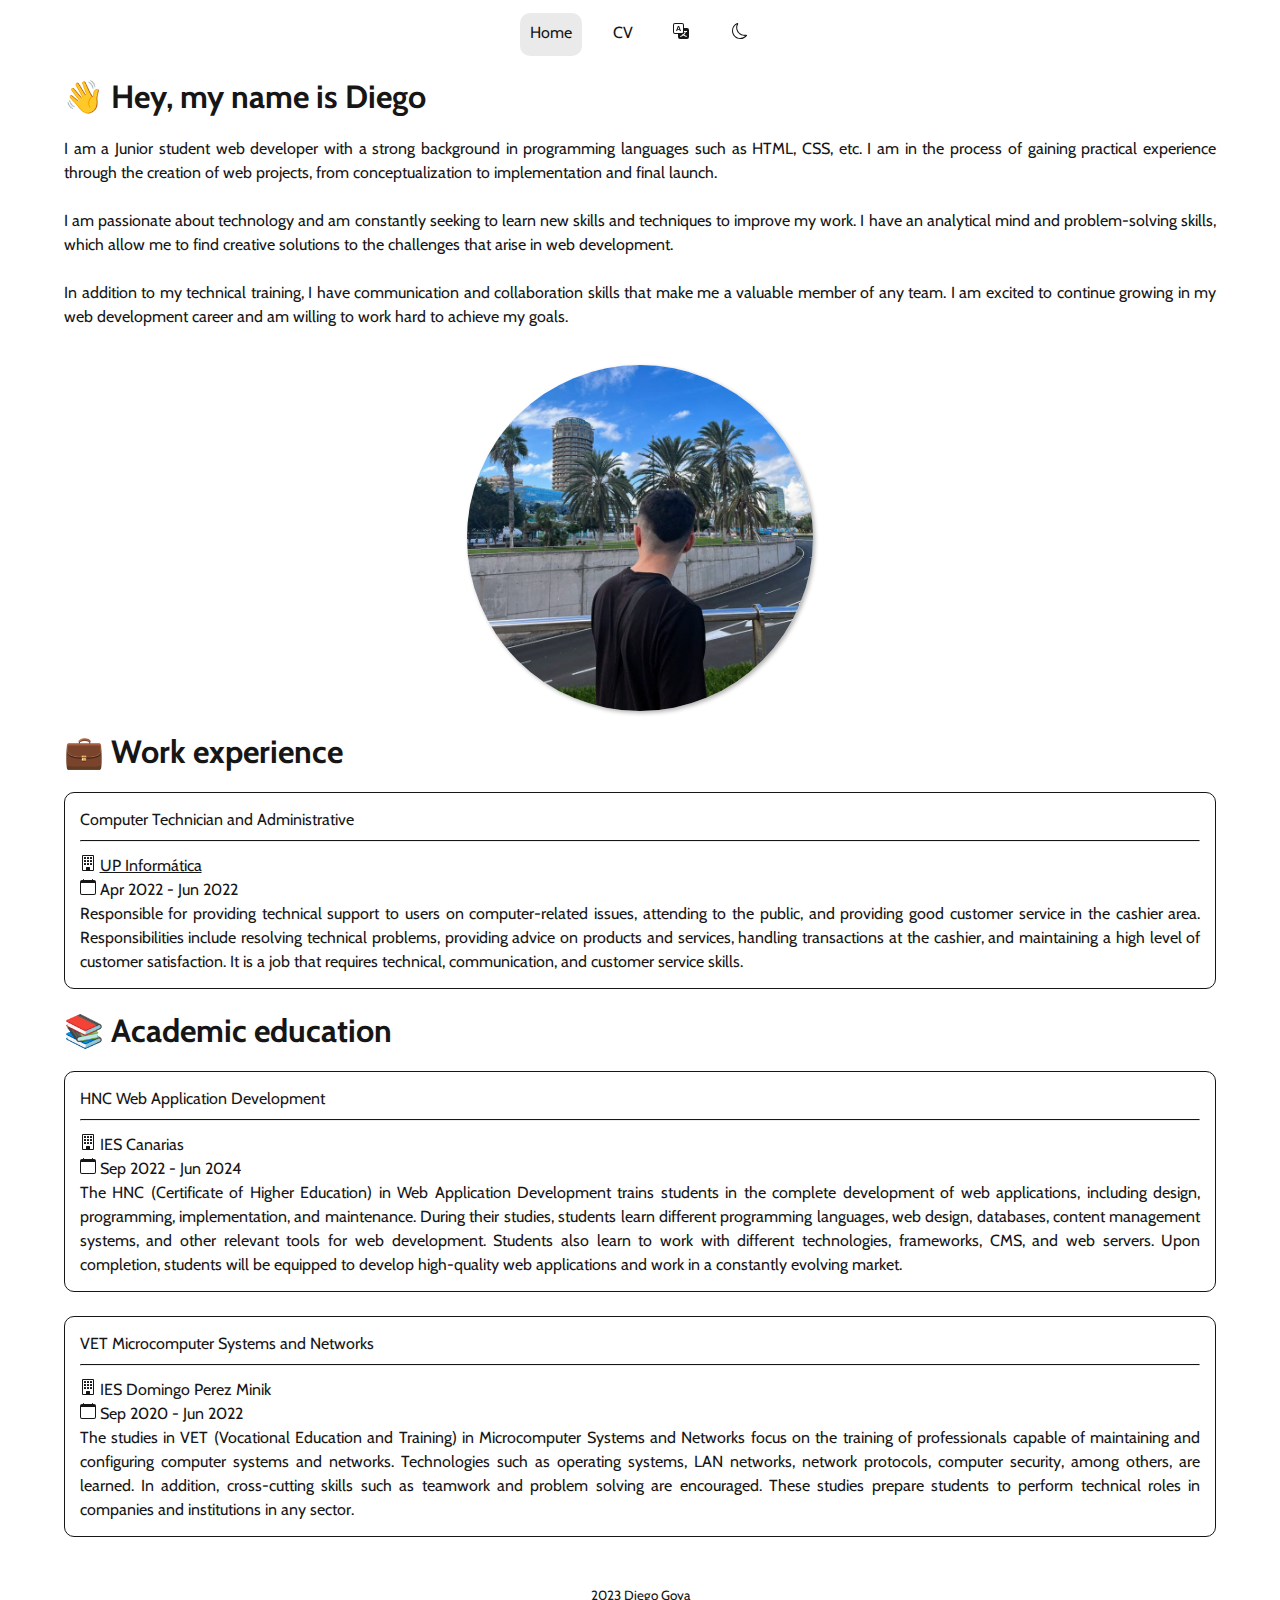
<file: en_index_light.html>
<!DOCTYPE html>
<html lang="es-ES">
<head>
    <meta charset="UTF-8">
    <meta http-equiv="X-UA-Compatible" content="IE=edge">
    <meta name="viewport" content="width=device-width, initial-scale=1">
    <title>Home - Diego Goya</title>
    <link rel="stylesheet" type="text/css" href="CSS/styles2.css">
    <link rel="icon" type="image/x-icon" href="/IMG/favicon.ico">
    <link rel="preconnect" href="https://fonts.googleapis.com">
    <link rel="preconnect" href="https://fonts.gstatic.com" crossorigin>
    <link href="https://fonts.googleapis.com/css2?family=Cabin&display=swap" rel="stylesheet">
</head>
<body>
    <div class="contenedor">
        <header>
            <nav>
                <ul>
                    <li class="marcado">
                        <a href="en_index_light.html">Home</a>
                    </li>
                    <li>
                        <a href="en_cv_light.html">CV</a>
                    </li>
                    <li>
                        <a href="index_light.html">
                            <svg xmlns="http://www.w3.org/2000/svg" width="18" height="18" fill="currentColor" class="bi bi-translate" viewBox="0 0 18 18">
                                <path d="M4.545 6.714 4.11 8H3l1.862-5h1.284L8 8H6.833l-.435-1.286H4.545zm1.634-.736L5.5 3.956h-.049l-.679 2.022H6.18z"/>
                                <path d="M0 2a2 2 0 0 1 2-2h7a2 2 0 0 1 2 2v3h3a2 2 0 0 1 2 2v7a2 2 0 0 1-2 2H7a2 2 0 0 1-2-2v-3H2a2 2 0 0 1-2-2V2zm2-1a1 1 0 0 0-1 1v7a1 1 0 0 0 1 1h7a1 1 0 0 0 1-1V2a1 1 0 0 0-1-1H2zm7.138 9.995c.193.301.402.583.63.846-.748.575-1.673 1.001-2.768 1.292.178.217.451.635.555.867 1.125-.359 2.08-.844 2.886-1.494.777.665 1.739 1.165 2.93 1.472.133-.254.414-.673.629-.89-1.125-.253-2.057-.694-2.82-1.284.681-.747 1.222-1.651 1.621-2.757H14V8h-3v1.047h.765c-.318.844-.74 1.546-1.272 2.13a6.066 6.066 0 0 1-.415-.492 1.988 1.988 0 0 1-.94.31z"/>
                            </svg>
                        </a>
                    </li>
                    <li>
                        <a href="en_index.html">
                            <svg xmlns="http://www.w3.org/2000/svg" width="18" height="18" fill="currentColor" class="bi bi-moon" viewBox="0 0 18 18">
                                <path d="M6 .278a.768.768 0 0 1 .08.858 7.208 7.208 0 0 0-.878 3.46c0 4.021 3.278 7.277 7.318 7.277.527 0 1.04-.055 1.533-.16a.787.787 0 0 1 .81.316.733.733 0 0 1-.031.893A8.349 8.349 0 0 1 8.344 16C3.734 16 0 12.286 0 7.71 0 4.266 2.114 1.312 5.124.06A.752.752 0 0 1 6 .278zM4.858 1.311A7.269 7.269 0 0 0 1.025 7.71c0 4.02 3.279 7.276 7.319 7.276a7.316 7.316 0 0 0 5.205-2.162c-.337.042-.68.063-1.029.063-4.61 0-8.343-3.714-8.343-8.29 0-1.167.242-2.278.681-3.286z"/>
                            </svg>
                        </a>
                    </li>
                </ul>
            </nav>
        </header>
        <section>
            <article>
                <h1>👋 Hey, my name is Diego</h1>
                <div class="parrafo">
                    <a class="texto">
                        I am a Junior student web developer with a strong background in programming languages such as HTML, CSS, etc.
                        I am in the process of gaining practical experience through the creation of web projects, from conceptualization to
                        implementation and final launch.
                        <br> <br>
                        I am passionate about technology and am constantly seeking to learn new skills and techniques to improve my work. I have
                        an analytical mind and problem-solving skills, which allow me to find creative solutions to the challenges that arise in
                        web development.
                        <br> <br>
                        In addition to my technical training, I have communication and collaboration skills that make me a valuable member of any
                        team. I am excited to continue growing in my web development career and am willing to work hard to achieve my goals.
                        <br> <br>
                        <img src="IMG/perfil.jpg" class="img-perfil">
                    </a>
                </div>
            </article>
            <article>
                <h1>💼 Work experience</h1>
                <div class="parrafo">
                    <a class="texto">
                        <table>
                            <tr>
                                <td>Computer Technician and Administrative <hr> </td>
                            </tr>
                            <tr>
                                <td>
                                    <svg xmlns="http://www.w3.org/2000/svg" width="16" height="16" fill="currentColor" class="bi bi-building" viewBox="0 0 16 16">
                                        <path d="M4 2.5a.5.5 0 0 1 .5-.5h1a.5.5 0 0 1 .5.5v1a.5.5 0 0 1-.5.5h-1a.5.5 0 0 1-.5-.5v-1Zm3 0a.5.5 0 0 1 .5-.5h1a.5.5 0 0 1 .5.5v1a.5.5 0 0 1-.5.5h-1a.5.5 0 0 1-.5-.5v-1Zm3.5-.5a.5.5 0 0 0-.5.5v1a.5.5 0 0 0 .5.5h1a.5.5 0 0 0 .5-.5v-1a.5.5 0 0 0-.5-.5h-1ZM4 5.5a.5.5 0 0 1 .5-.5h1a.5.5 0 0 1 .5.5v1a.5.5 0 0 1-.5.5h-1a.5.5 0 0 1-.5-.5v-1ZM7.5 5a.5.5 0 0 0-.5.5v1a.5.5 0 0 0 .5.5h1a.5.5 0 0 0 .5-.5v-1a.5.5 0 0 0-.5-.5h-1Zm2.5.5a.5.5 0 0 1 .5-.5h1a.5.5 0 0 1 .5.5v1a.5.5 0 0 1-.5.5h-1a.5.5 0 0 1-.5-.5v-1ZM4.5 8a.5.5 0 0 0-.5.5v1a.5.5 0 0 0 .5.5h1a.5.5 0 0 0 .5-.5v-1a.5.5 0 0 0-.5-.5h-1Zm2.5.5a.5.5 0 0 1 .5-.5h1a.5.5 0 0 1 .5.5v1a.5.5 0 0 1-.5.5h-1a.5.5 0 0 1-.5-.5v-1Zm3.5-.5a.5.5 0 0 0-.5.5v1a.5.5 0 0 0 .5.5h1a.5.5 0 0 0 .5-.5v-1a.5.5 0 0 0-.5-.5h-1Z"/>
                                        <path d="M2 1a1 1 0 0 1 1-1h10a1 1 0 0 1 1 1v14a1 1 0 0 1-1 1H3a1 1 0 0 1-1-1V1Zm11 0H3v14h3v-2.5a.5.5 0 0 1 .5-.5h3a.5.5 0 0 1 .5.5V15h3V1Z"/>
                                    </svg> <a href="https://www.upinformatica.es/" class="enlace" target="_blank">UP Informática</a>
                                    <br>
                                    <svg xmlns="http://www.w3.org/2000/svg" width="16" height="16" fill="currentColor" class="bi bi-calendar" viewBox="0 0 16 16">
                                        <path d="M3.5 0a.5.5 0 0 1 .5.5V1h8V.5a.5.5 0 0 1 1 0V1h1a2 2 0 0 1 2 2v11a2 2 0 0 1-2 2H2a2 2 0 0 1-2-2V3a2 2 0 0 1 2-2h1V.5a.5.5 0 0 1 .5-.5zM1 4v10a1 1 0 0 0 1 1h12a1 1 0 0 0 1-1V4H1z"/>
                                    </svg> Apr 2022 - Jun 2022
                                    <br>
                                    Responsible for providing technical support to users on computer-related issues, attending to the public, and providing
                                    good customer service in the cashier area. Responsibilities include resolving technical problems, providing advice on
                                    products and services, handling transactions at the cashier, and maintaining a high level of customer satisfaction. It
                                    is a job that requires technical, communication, and customer service skills.
                                </td>
                            </tr>
                        </table>
                    </a>
                </div>
            </article>
            <article>
                <h1>📚 Academic education</h1>
                <div class="parrafo">
                    <a class="texto">
                        <table>
                            <tr>
                                <td>HNC Web Application Development <hr> </td>
                            </tr>
                            <tr>
                                <td>
                                    <svg xmlns="http://www.w3.org/2000/svg" width="16" height="16" fill="currentColor" class="bi bi-building" viewBox="0 0 16 16">
                                        <path d="M4 2.5a.5.5 0 0 1 .5-.5h1a.5.5 0 0 1 .5.5v1a.5.5 0 0 1-.5.5h-1a.5.5 0 0 1-.5-.5v-1Zm3 0a.5.5 0 0 1 .5-.5h1a.5.5 0 0 1 .5.5v1a.5.5 0 0 1-.5.5h-1a.5.5 0 0 1-.5-.5v-1Zm3.5-.5a.5.5 0 0 0-.5.5v1a.5.5 0 0 0 .5.5h1a.5.5 0 0 0 .5-.5v-1a.5.5 0 0 0-.5-.5h-1ZM4 5.5a.5.5 0 0 1 .5-.5h1a.5.5 0 0 1 .5.5v1a.5.5 0 0 1-.5.5h-1a.5.5 0 0 1-.5-.5v-1ZM7.5 5a.5.5 0 0 0-.5.5v1a.5.5 0 0 0 .5.5h1a.5.5 0 0 0 .5-.5v-1a.5.5 0 0 0-.5-.5h-1Zm2.5.5a.5.5 0 0 1 .5-.5h1a.5.5 0 0 1 .5.5v1a.5.5 0 0 1-.5.5h-1a.5.5 0 0 1-.5-.5v-1ZM4.5 8a.5.5 0 0 0-.5.5v1a.5.5 0 0 0 .5.5h1a.5.5 0 0 0 .5-.5v-1a.5.5 0 0 0-.5-.5h-1Zm2.5.5a.5.5 0 0 1 .5-.5h1a.5.5 0 0 1 .5.5v1a.5.5 0 0 1-.5.5h-1a.5.5 0 0 1-.5-.5v-1Zm3.5-.5a.5.5 0 0 0-.5.5v1a.5.5 0 0 0 .5.5h1a.5.5 0 0 0 .5-.5v-1a.5.5 0 0 0-.5-.5h-1Z"/>
                                        <path d="M2 1a1 1 0 0 1 1-1h10a1 1 0 0 1 1 1v14a1 1 0 0 1-1 1H3a1 1 0 0 1-1-1V1Zm11 0H3v14h3v-2.5a.5.5 0 0 1 .5-.5h3a.5.5 0 0 1 .5.5V15h3V1Z"/>
                                    </svg> IES Canarias
                                    <br>
                                    <svg xmlns="http://www.w3.org/2000/svg" width="16" height="16" fill="currentColor" class="bi bi-calendar" viewBox="0 0 16 16">
                                        <path d="M3.5 0a.5.5 0 0 1 .5.5V1h8V.5a.5.5 0 0 1 1 0V1h1a2 2 0 0 1 2 2v11a2 2 0 0 1-2 2H2a2 2 0 0 1-2-2V3a2 2 0 0 1 2-2h1V.5a.5.5 0 0 1 .5-.5zM1 4v10a1 1 0 0 0 1 1h12a1 1 0 0 0 1-1V4H1z"/>
                                    </svg> Sep 2022 - Jun 2024
                                    <br>
                                    The HNC (Certificate of Higher Education) in Web Application Development trains students in the complete development of web applications,
                                    including design, programming, implementation, and maintenance. During their studies, students learn different programming languages, web design,
                                    databases, content management systems, and other relevant tools for web development. Students also learn to work with different technologies,
                                    frameworks, CMS, and web servers. Upon completion, students will be equipped to develop high-quality web applications and work in a constantly
                                    evolving market.
                                </td>
                            </tr>
                        </table>
                        <br>
                        <table>
                            <tr>
                                <td>VET Microcomputer Systems and Networks <hr> </td>
                            </tr>
                            <tr>
                                <td>
                                    <svg xmlns="http://www.w3.org/2000/svg" width="16" height="16" fill="currentColor" class="bi bi-building" viewBox="0 0 16 16">
                                        <path d="M4 2.5a.5.5 0 0 1 .5-.5h1a.5.5 0 0 1 .5.5v1a.5.5 0 0 1-.5.5h-1a.5.5 0 0 1-.5-.5v-1Zm3 0a.5.5 0 0 1 .5-.5h1a.5.5 0 0 1 .5.5v1a.5.5 0 0 1-.5.5h-1a.5.5 0 0 1-.5-.5v-1Zm3.5-.5a.5.5 0 0 0-.5.5v1a.5.5 0 0 0 .5.5h1a.5.5 0 0 0 .5-.5v-1a.5.5 0 0 0-.5-.5h-1ZM4 5.5a.5.5 0 0 1 .5-.5h1a.5.5 0 0 1 .5.5v1a.5.5 0 0 1-.5.5h-1a.5.5 0 0 1-.5-.5v-1ZM7.5 5a.5.5 0 0 0-.5.5v1a.5.5 0 0 0 .5.5h1a.5.5 0 0 0 .5-.5v-1a.5.5 0 0 0-.5-.5h-1Zm2.5.5a.5.5 0 0 1 .5-.5h1a.5.5 0 0 1 .5.5v1a.5.5 0 0 1-.5.5h-1a.5.5 0 0 1-.5-.5v-1ZM4.5 8a.5.5 0 0 0-.5.5v1a.5.5 0 0 0 .5.5h1a.5.5 0 0 0 .5-.5v-1a.5.5 0 0 0-.5-.5h-1Zm2.5.5a.5.5 0 0 1 .5-.5h1a.5.5 0 0 1 .5.5v1a.5.5 0 0 1-.5.5h-1a.5.5 0 0 1-.5-.5v-1Zm3.5-.5a.5.5 0 0 0-.5.5v1a.5.5 0 0 0 .5.5h1a.5.5 0 0 0 .5-.5v-1a.5.5 0 0 0-.5-.5h-1Z"/>
                                        <path d="M2 1a1 1 0 0 1 1-1h10a1 1 0 0 1 1 1v14a1 1 0 0 1-1 1H3a1 1 0 0 1-1-1V1Zm11 0H3v14h3v-2.5a.5.5 0 0 1 .5-.5h3a.5.5 0 0 1 .5.5V15h3V1Z"/>
                                    </svg> IES Domingo Perez Minik
                                    <br>
                                    <svg xmlns="http://www.w3.org/2000/svg" width="16" height="16" fill="currentColor" class="bi bi-calendar" viewBox="0 0 16 16">
                                        <path d="M3.5 0a.5.5 0 0 1 .5.5V1h8V.5a.5.5 0 0 1 1 0V1h1a2 2 0 0 1 2 2v11a2 2 0 0 1-2 2H2a2 2 0 0 1-2-2V3a2 2 0 0 1 2-2h1V.5a.5.5 0 0 1 .5-.5zM1 4v10a1 1 0 0 0 1 1h12a1 1 0 0 0 1-1V4H1z"/>
                                    </svg> Sep 2020 - Jun 2022
                                    <br>
                                    The studies in VET (Vocational Education and Training) in Microcomputer Systems and Networks focus on the training of professionals capable
                                    of maintaining and configuring computer systems and networks. Technologies such as operating systems, LAN networks, network protocols, computer
                                    security, among others, are learned. In addition, cross-cutting skills such as teamwork and problem solving are encouraged. These studies prepare
                                    students to perform technical roles in companies and institutions in any sector.
                                </td>
                            </tr>
                        </table>
                    </a>
                </div>
            </article>
        </section>
        <footer>
            <p class="footer">
                2023 Diego Goya
            </p>
        </footer>
    </div>
</body>
</html>
</file>
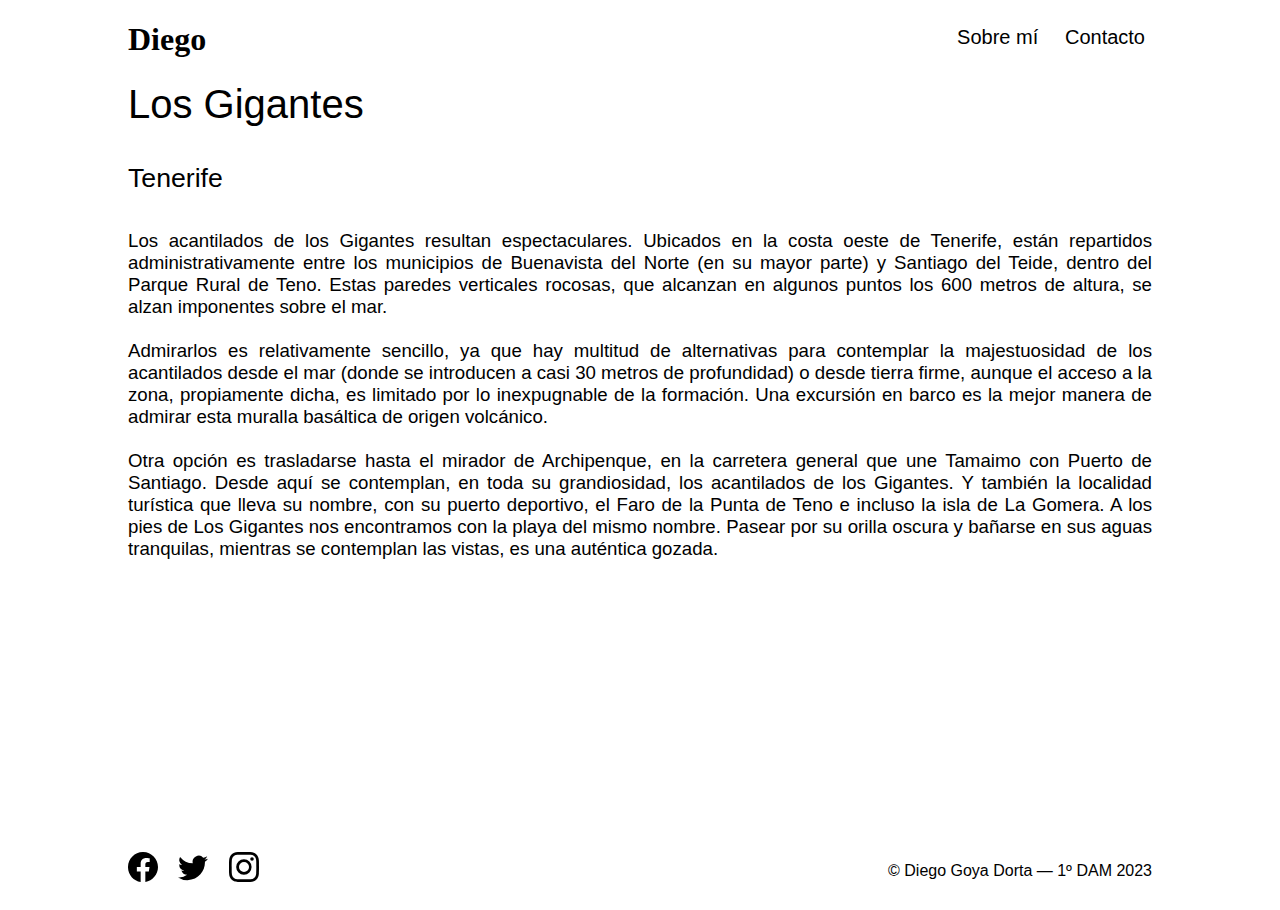
<file: gigantes.html>
<!DOCTYPE html>
<html lang="es-ES">
<head>
    <meta charset="UTF-8">
    <meta http-equiv="X-UA-Compatible" content="IE=edge">
    <meta name="viewport" content="width=device-width, initial-scale=1.0">
    <title>Sobre mi</title>
    <link rel="stylesheet" type="text/css" href="style.css" media="screen" />
</head>
<body>

    <header>
        <a href="index.html" class="logo">
            <h1>Diego</h1>
        </a>
        <nav>
            <ul>
                <a href="contacto.html" class="menu1">
                    <li>Contacto</li>
                </a>
                <a href="sobremi.html" class="menu1">
                    <li>Sobre mí</li>
                </a>
            </ul>
        </nav>
    </header>

    <section class="sobremiseccion">
        <p>
            <div class="parrafo1">Los Gigantes</div> <br> <br>
            <div class="parrafo2">Tenerife</div> <br> <br>
            <div class="parrafo3">Los acantilados de los Gigantes resultan espectaculares. Ubicados
                en la costa oeste de Tenerife, están repartidos administrativamente entre los municipios
                de Buenavista del Norte (en su mayor parte) y Santiago del Teide, dentro del Parque Rural
                de Teno. Estas paredes verticales rocosas, que alcanzan en algunos puntos los 600 metros
                de altura, se alzan imponentes sobre el mar. <br> <br>
                Admirarlos es relativamente sencillo, ya que hay multitud de alternativas para contemplar
                la majestuosidad de los acantilados desde el mar (donde se introducen a casi 30 metros de profundidad)
                o desde tierra firme, aunque el acceso a la zona, propiamente dicha, es limitado por lo
                inexpugnable de la formación. Una excursión en barco es la mejor manera de admirar esta muralla
                basáltica de origen volcánico. <br> <br>
                Otra opción es trasladarse hasta el mirador de Archipenque, en la carretera general que une Tamaimo
                con Puerto de Santiago. Desde aquí se contemplan, en toda su grandiosidad, los acantilados de los Gigantes.
                Y también la localidad turística que lleva su nombre, con su puerto deportivo, el Faro de la Punta de
                Teno e incluso la isla de La Gomera. A los pies de Los Gigantes nos encontramos con la playa del mismo
                nombre. Pasear por su orilla oscura y bañarse en sus aguas tranquilas, mientras se contemplan las vistas,
                es una auténtica gozada.
            </div>

        </p>

    </section>

    <footer>
        <a href="https://www.facebook.com/" target="_blank" class="menu2">
            <svg xmlns="http://www.w3.org/2000/svg" width="30" height="30" fill="currentColor" class="bi bi-facebook" viewBox="0 0 16 16">
                <path d="M16 8.049c0-4.446-3.582-8.05-8-8.05C3.58 0-.002 3.603-.002 8.05c0 4.017 2.926 7.347 6.75 7.951v-5.625h-2.03V8.05H6.75V6.275c0-2.017 1.195-3.131 3.022-3.131.876 0 1.791.157 1.791.157v1.98h-1.009c-.993 0-1.303.621-1.303 1.258v1.51h2.218l-.354 2.326H9.25V16c3.824-.604 6.75-3.934 6.75-7.951z"/>
            </svg>
        </a>
        <a href="https://twitter.com/" target="_blank" class="menu2">
            <svg xmlns="http://www.w3.org/2000/svg" width="30" height="30" fill="currentColor" class="bi bi-twitter" viewBox="0 0 16 16">
                <path d="M5.026 15c6.038 0 9.341-5.003 9.341-9.334 0-.14 0-.282-.006-.422A6.685 6.685 0 0 0 16 3.542a6.658 6.658 0 0 1-1.889.518 3.301 3.301 0 0 0 1.447-1.817 6.533 6.533 0 0 1-2.087.793A3.286 3.286 0 0 0 7.875 6.03a9.325 9.325 0 0 1-6.767-3.429 3.289 3.289 0 0 0 1.018 4.382A3.323 3.323 0 0 1 .64 6.575v.045a3.288 3.288 0 0 0 2.632 3.218 3.203 3.203 0 0 1-.865.115 3.23 3.23 0 0 1-.614-.057 3.283 3.283 0 0 0 3.067 2.277A6.588 6.588 0 0 1 .78 13.58a6.32 6.32 0 0 1-.78-.045A9.344 9.344 0 0 0 5.026 15z"/>
            </svg>
        </a>
        <a href="https://www.instagram.com/" target="_blank" class="menu2">
            <svg xmlns="http://www.w3.org/2000/svg" width="30" height="30" fill="currentColor" class="bi bi-instagram" viewBox="0 0 16 16">
                <path d="M8 0C5.829 0 5.556.01 4.703.048 3.85.088 3.269.222 2.76.42a3.917 3.917 0 0 0-1.417.923A3.927 3.927 0 0 0 .42 2.76C.222 3.268.087 3.85.048 4.7.01 5.555 0 5.827 0 8.001c0 2.172.01 2.444.048 3.297.04.852.174 1.433.372 1.942.205.526.478.972.923 1.417.444.445.89.719 1.416.923.51.198 1.09.333 1.942.372C5.555 15.99 5.827 16 8 16s2.444-.01 3.298-.048c.851-.04 1.434-.174 1.943-.372a3.916 3.916 0 0 0 1.416-.923c.445-.445.718-.891.923-1.417.197-.509.332-1.09.372-1.942C15.99 10.445 16 10.173 16 8s-.01-2.445-.048-3.299c-.04-.851-.175-1.433-.372-1.941a3.926 3.926 0 0 0-.923-1.417A3.911 3.911 0 0 0 13.24.42c-.51-.198-1.092-.333-1.943-.372C10.443.01 10.172 0 7.998 0h.003zm-.717 1.442h.718c2.136 0 2.389.007 3.232.046.78.035 1.204.166 1.486.275.373.145.64.319.92.599.28.28.453.546.598.92.11.281.24.705.275 1.485.039.843.047 1.096.047 3.231s-.008 2.389-.047 3.232c-.035.78-.166 1.203-.275 1.485a2.47 2.47 0 0 1-.599.919c-.28.28-.546.453-.92.598-.28.11-.704.24-1.485.276-.843.038-1.096.047-3.232.047s-2.39-.009-3.233-.047c-.78-.036-1.203-.166-1.485-.276a2.478 2.478 0 0 1-.92-.598 2.48 2.48 0 0 1-.6-.92c-.109-.281-.24-.705-.275-1.485-.038-.843-.046-1.096-.046-3.233 0-2.136.008-2.388.046-3.231.036-.78.166-1.204.276-1.486.145-.373.319-.64.599-.92.28-.28.546-.453.92-.598.282-.11.705-.24 1.485-.276.738-.034 1.024-.044 2.515-.045v.002zm4.988 1.328a.96.96 0 1 0 0 1.92.96.96 0 0 0 0-1.92zm-4.27 1.122a4.109 4.109 0 1 0 0 8.217 4.109 4.109 0 0 0 0-8.217zm0 1.441a2.667 2.667 0 1 1 0 5.334 2.667 2.667 0 0 1 0-5.334z"/>
            </svg>
        </a>
        <div class="texto">© Diego Goya Dorta — 1º DAM 2023</div>
    </footer>
    
</body>
</html>
</file>
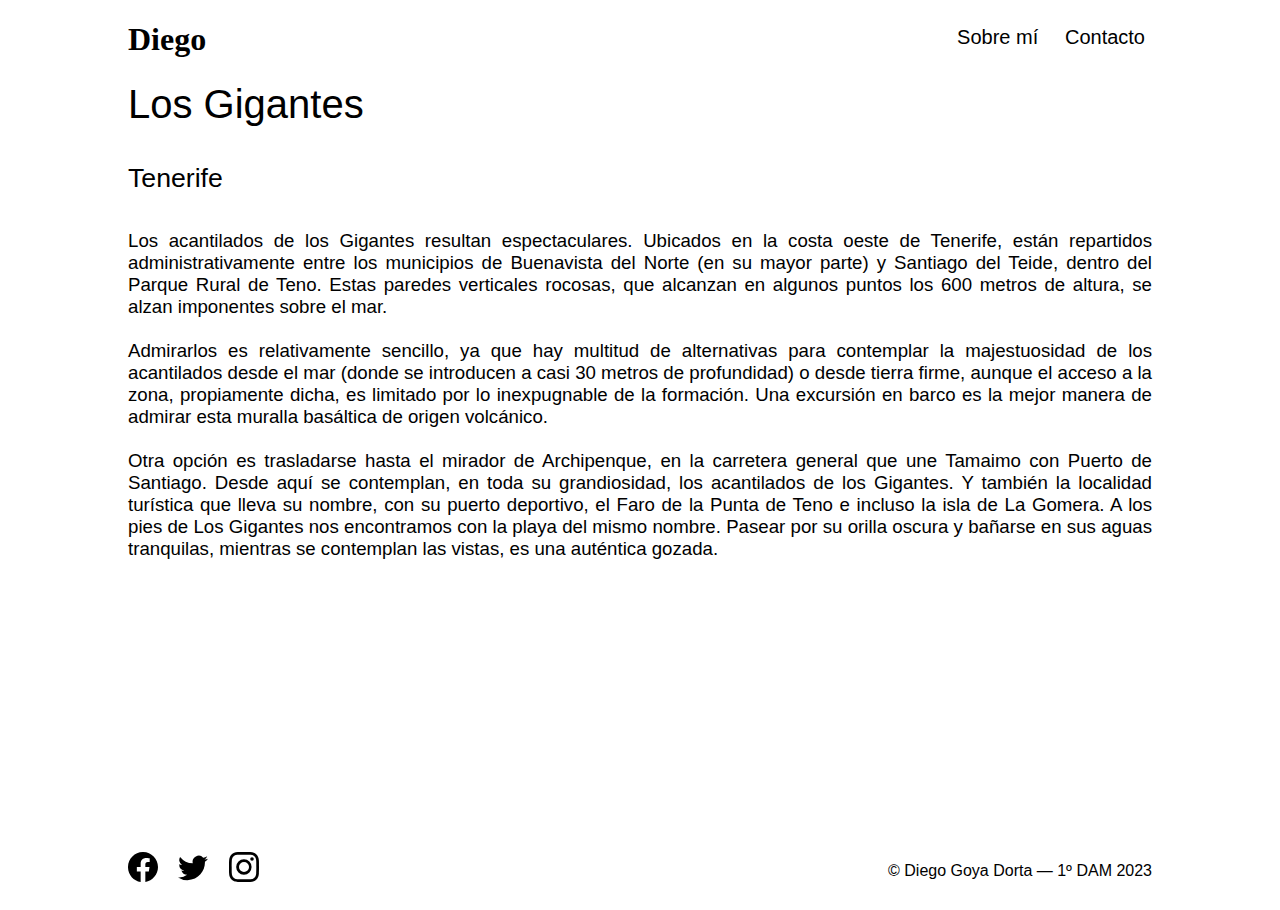
<file: gigantesDIEGO.html>
<!DOCTYPE html>
<!--Diego Goya Dorta-->
<html lang="es-ES">
<head>
    <meta charset="UTF-8">
    <meta http-equiv="X-UA-Compatible" content="IE=edge">
    <meta name="viewport" content="width=device-width, initial-scale=1.0">
    <title>Sobre mi</title>
    <link rel="stylesheet" type="text/css" href="styleDIEGO.css" media="screen" />
</head>
<body>

    <header>
        <a href="index.html" class="logo">
            <h1>Diego</h1>
        </a>
        <nav>
            <ul>
                <a href="contactoDIEGO.html" class="menu1">
                    <li>Contacto</li>
                </a>
                <a href="sobremiDIEGO.html" class="menu1">
                    <li>Sobre mí</li>
                </a>
            </ul>
        </nav>
    </header>

    <section class="sobremiseccion">
        <p>
            <div class="parrafo1">Los Gigantes</div> <br> <br>
            <div class="parrafo2">Tenerife</div> <br> <br>
            <div class="parrafo3">Los acantilados de los Gigantes resultan espectaculares. Ubicados
                en la costa oeste de Tenerife, están repartidos administrativamente entre los municipios
                de Buenavista del Norte (en su mayor parte) y Santiago del Teide, dentro del Parque Rural
                de Teno. Estas paredes verticales rocosas, que alcanzan en algunos puntos los 600 metros
                de altura, se alzan imponentes sobre el mar. <br> <br>
                Admirarlos es relativamente sencillo, ya que hay multitud de alternativas para contemplar
                la majestuosidad de los acantilados desde el mar (donde se introducen a casi 30 metros de profundidad)
                o desde tierra firme, aunque el acceso a la zona, propiamente dicha, es limitado por lo
                inexpugnable de la formación. Una excursión en barco es la mejor manera de admirar esta muralla
                basáltica de origen volcánico. <br> <br>
                Otra opción es trasladarse hasta el mirador de Archipenque, en la carretera general que une Tamaimo
                con Puerto de Santiago. Desde aquí se contemplan, en toda su grandiosidad, los acantilados de los Gigantes.
                Y también la localidad turística que lleva su nombre, con su puerto deportivo, el Faro de la Punta de
                Teno e incluso la isla de La Gomera. A los pies de Los Gigantes nos encontramos con la playa del mismo
                nombre. Pasear por su orilla oscura y bañarse en sus aguas tranquilas, mientras se contemplan las vistas,
                es una auténtica gozada.
            </div>

        </p>

    </section>

    <footer>
        <a href="https://www.facebook.com/" target="_blank" class="menu2">
            <svg xmlns="http://www.w3.org/2000/svg" width="30" height="30" fill="currentColor" class="bi bi-facebook" viewBox="0 0 16 16">
                <path d="M16 8.049c0-4.446-3.582-8.05-8-8.05C3.58 0-.002 3.603-.002 8.05c0 4.017 2.926 7.347 6.75 7.951v-5.625h-2.03V8.05H6.75V6.275c0-2.017 1.195-3.131 3.022-3.131.876 0 1.791.157 1.791.157v1.98h-1.009c-.993 0-1.303.621-1.303 1.258v1.51h2.218l-.354 2.326H9.25V16c3.824-.604 6.75-3.934 6.75-7.951z"/>
            </svg>
        </a>
        <a href="https://twitter.com/" target="_blank" class="menu2">
            <svg xmlns="http://www.w3.org/2000/svg" width="30" height="30" fill="currentColor" class="bi bi-twitter" viewBox="0 0 16 16">
                <path d="M5.026 15c6.038 0 9.341-5.003 9.341-9.334 0-.14 0-.282-.006-.422A6.685 6.685 0 0 0 16 3.542a6.658 6.658 0 0 1-1.889.518 3.301 3.301 0 0 0 1.447-1.817 6.533 6.533 0 0 1-2.087.793A3.286 3.286 0 0 0 7.875 6.03a9.325 9.325 0 0 1-6.767-3.429 3.289 3.289 0 0 0 1.018 4.382A3.323 3.323 0 0 1 .64 6.575v.045a3.288 3.288 0 0 0 2.632 3.218 3.203 3.203 0 0 1-.865.115 3.23 3.23 0 0 1-.614-.057 3.283 3.283 0 0 0 3.067 2.277A6.588 6.588 0 0 1 .78 13.58a6.32 6.32 0 0 1-.78-.045A9.344 9.344 0 0 0 5.026 15z"/>
            </svg>
        </a>
        <a href="https://www.instagram.com/" target="_blank" class="menu2">
            <svg xmlns="http://www.w3.org/2000/svg" width="30" height="30" fill="currentColor" class="bi bi-instagram" viewBox="0 0 16 16">
                <path d="M8 0C5.829 0 5.556.01 4.703.048 3.85.088 3.269.222 2.76.42a3.917 3.917 0 0 0-1.417.923A3.927 3.927 0 0 0 .42 2.76C.222 3.268.087 3.85.048 4.7.01 5.555 0 5.827 0 8.001c0 2.172.01 2.444.048 3.297.04.852.174 1.433.372 1.942.205.526.478.972.923 1.417.444.445.89.719 1.416.923.51.198 1.09.333 1.942.372C5.555 15.99 5.827 16 8 16s2.444-.01 3.298-.048c.851-.04 1.434-.174 1.943-.372a3.916 3.916 0 0 0 1.416-.923c.445-.445.718-.891.923-1.417.197-.509.332-1.09.372-1.942C15.99 10.445 16 10.173 16 8s-.01-2.445-.048-3.299c-.04-.851-.175-1.433-.372-1.941a3.926 3.926 0 0 0-.923-1.417A3.911 3.911 0 0 0 13.24.42c-.51-.198-1.092-.333-1.943-.372C10.443.01 10.172 0 7.998 0h.003zm-.717 1.442h.718c2.136 0 2.389.007 3.232.046.78.035 1.204.166 1.486.275.373.145.64.319.92.599.28.28.453.546.598.92.11.281.24.705.275 1.485.039.843.047 1.096.047 3.231s-.008 2.389-.047 3.232c-.035.78-.166 1.203-.275 1.485a2.47 2.47 0 0 1-.599.919c-.28.28-.546.453-.92.598-.28.11-.704.24-1.485.276-.843.038-1.096.047-3.232.047s-2.39-.009-3.233-.047c-.78-.036-1.203-.166-1.485-.276a2.478 2.478 0 0 1-.92-.598 2.48 2.48 0 0 1-.6-.92c-.109-.281-.24-.705-.275-1.485-.038-.843-.046-1.096-.046-3.233 0-2.136.008-2.388.046-3.231.036-.78.166-1.204.276-1.486.145-.373.319-.64.599-.92.28-.28.546-.453.92-.598.282-.11.705-.24 1.485-.276.738-.034 1.024-.044 2.515-.045v.002zm4.988 1.328a.96.96 0 1 0 0 1.92.96.96 0 0 0 0-1.92zm-4.27 1.122a4.109 4.109 0 1 0 0 8.217 4.109 4.109 0 0 0 0-8.217zm0 1.441a2.667 2.667 0 1 1 0 5.334 2.667 2.667 0 0 1 0-5.334z"/>
            </svg>
        </a>
        <div class="texto">© Diego Goya Dorta — 1º DAM 2023</div>
    </footer>
    
</body>
</html>
</file>
<file: CSS/styles.css>
/* Estilos para el HTML y el body */
html, body {
    height: 100%;
    margin: 0;
}

/* Estilos para el body */
body {
    font-family: 'Cabin', sans-serif;
    background-color: #212737;
    display: flex;
    flex-direction: column;
}

/* Estilos para el contenedor principal */
.contenedor {
    margin-top: 1%;
    display: grid;
    place-items: center;
    flex: 1;
}

/* Estilos para los elementos header, section y footer */
header, section, footer {
    width: 90%;
    max-width: 1200px;
    margin: 0 auto;
}

/* Estilos para el footer */
footer {
    margin-top: 50px;
}

/* ---- Inicio_Menú ---- */
    /* Estilos para el elemento nav */
    nav {
        width: 90%;
        max-width: 1200px;
        margin: 0 auto;
        text-align: center;
    }

    /* Estilos para la lista desordenada dentro del nav */
    nav ul {
        display: flex;
        justify-content: center;
        margin: 0;
        padding: 0;
    }

    /* Estilos para los elementos de la lista en el nav */
    nav li {
        margin: 0 10px;
        display: inline;
        padding: 1%;
    }

    /* Estilos para los elementos de la lista en el nav cuando se les hace hover */
    .marcado, nav ul li:hover {
        background-color: #ffffff2f;
        border-radius: 10px;
        padding: 1%;
    }
/* ---- Fin_Menú ---- */

/* Estilos para los enlaces */
a {
    text-decoration: none;
    color: #FFFFFF;
}

/* Estilos para el encabezado principal */
h1 {
    font-size: 2em;
    color: #FFFFFF;
}

/* Estilos para los párrafos y textos */
.parrafo, .texto {
    text-align: justify;
}

/* Estilos para los textos */
.texto {
    line-height: 1.5;
    max-width: 800px;
    margin: 0 auto;
}

/* Estilos para la imagen de perfil */
.img-perfil {
    max-width: 100%;
    height: auto;
    border-radius: 50%;
    display: block;
    margin: 1% auto 0;
}

/* Estilos para la imagen de perfil en pantallas de tamaño mediano */
@media (min-width: 768px) {
    .img-perfil {
        width: 30%;
    }
}

/* Estilos para la imagen de perfil en pantallas de tamaño pequeño */
@media (max-width: 767px) {
    .img-perfil {
        width: 90%;
    }
}

/* Estilos para la imagen del currículum */
.cv-img {
    display: block;
    margin: 1% auto;
    margin-top: 50px;
}

/* Inicio_Estilos para la imagen del currículum en pantallas de otra resolución */
    @media (min-width: 768px) {
        .cv-img {
            width: 70%;
        }
    }

    @media (max-width: 767px) {
        .cv-img {
            width: 100%;
        }
    }
/* Fin_Estilos para la imagen del currículum en pantallas de otra resolución */

/* Estilos para las tablas */
table {
    border: solid 1px #FFFFFF;
    border-radius: 10px;
    padding: 1%;
}

/* Estilos para la sección de descarga */
.descarga {
    display: flex;
    justify-content: center;
}

/* Estilos para el botón de descarga */
.descargar {
    color: #FFFFFF;
    border: solid 1px #FFFFFF;
    border-radius: 10px;
    padding: 1%;
    margin: 0 auto;
}

/* Estilos para el botón de descarga cuando se le hace hover */
.descargar:hover {
    background-color: #ffffff2f;
}

/* Estilos para la línea horizontal */
hr {
    border-top: solid 1px #000000;
}

/* Estilos para los enlaces subrayados */
.enlace {
    text-decoration: underline;
}

/* Estilos para el pie de página */
.footer {
    color: #FFFFFF;
    text-align: center;
    width: 100%;
    font-size: 10pt;
    margin-top: 0 auto;
}
</file>
<file: style.css>
body {
    margin-left: 10%;
    margin-right: 10%;
}

/* -------- Cabecera -------- */

header {
    height: 70px;
    width: 80%;
    position: fixed;
    background-color: white;
    top: 0;
    z-index: 1;
}

h1 {font-family: 'Syncopate';}

.logo {
    text-decoration: none;
    color: black;
    float: left;
}

.menu1 {
    font-family: Arial;
    font-size: 15pt;
    list-style: none;
    text-decoration: none;
    margin: 10px 7px 0 2%;
    float: right;
    color: black;
}

.menu1:hover {color: grey;}

/* -------- Imágenes -------- */

section {
    height: 1362px;
}

.img1 {
    width: 48%;
    height: 15cm;
    object-fit: cover;
    margin-right: 1cm;
    float: left;
    transition: opacity 0.2s ease-in-out;
}

.img1:hover {
    opacity: 0.8;
}

.img2 {
    width: 48%;
    height: 20cm;
    object-fit: cover;
    float: right;
    transition: opacity 0.2s ease-in-out;
}

.img2:hover {
    opacity: 0.8;
}

.img3 {
    width: 48%;
    height: 20cm;
    object-fit: cover;
    margin-top: 1cm;
    float: left;
    transition: opacity 0.2s ease-in-out;
}

.img3:hover {
    opacity: 0.8;
}

.img4 {
    width: 48%;
    height: 15cm;
    object-fit: cover;
    margin-top: 1cm;
    float: right;
    transition: opacity 0.2s ease-in-out;
}

.img4:hover {
    opacity: 0.8;
}

/* -------- Pie de página -------- */

footer {
    height: 50px;
    margin-top: 2%;
}

.menu2 {
    list-style: none;
    text-decoration: none;
    float: left;
    margin-right: 2%;
    color: black;
}

.menu2:hover {color: grey;}

.texto {
    font-family: Arial;
    margin-top: 10px;
    float: right;
}

/* -------- Sobre mi -------- */

.sobremiseccion {
    height: 750px;
}

.perfil {
    width: 50%;
    margin-top: -5%;
    margin-right: -8%;
    float: right;
}

p {
    font-family: Arial;
    font-size: large;
    margin-top: 8%;
}

.parrafo1 {
    font-family: Arial;
    font-size: 30pt;
    text-align: justify;
}

.parrafo2 {
    font-family: Arial;
    font-size: 20pt;
    text-align: justify;
}

.parrafo3 {
    font-family: Arial;
    font-size: 14pt;
    text-align: justify;
}

/* -------- Contacto -------- */

.contactoseccion {
    height: 750px;
}

.contacto {
    width: 35%;
    margin-top: 4%;
    float: right;
}

input[type="text"] {
    font-size: x-large;
    padding: 10px;
}

input[type="submit"] {
    font-size: large;
    height: 45px;
    width: 150px;
}

input[type="reset"] {
    font-size: large;
    height: 45px;
    width: 150px;
    margin-left: 1%;
}

textarea {
    font-size: x-large;
    font-family: arial;
    width: 49%;
    height: 150px;
    padding: 10px;
}
</file>
<file: styleDIEGO.css>
/* Diego Goya Dorta */

body {
    margin-left: 10%;
    margin-right: 10%;
}

/* -------- Cabecera -------- */

header {
    height: 70px;
    width: 80%;
    position: fixed;
    background-color: white;
    top: 0;
    z-index: 1;
}

h1 {font-family: 'Syncopate';}

.logo {
    text-decoration: none;
    color: black;
    float: left;
}

.menu1 {
    font-family: Arial;
    font-size: 15pt;
    list-style: none;
    text-decoration: none;
    margin: 10px 7px 0 2%;
    float: right;
    color: black;
}

.menu1:hover {color: grey;}

/* -------- Imágenes -------- */

section {
    height: 1362px;
}

.img1 {
    width: 48%;
    height: 15cm;
    object-fit: cover;
    margin-right: 1cm;
    float: left;
    transition: opacity 0.2s ease-in-out;
}

.img1:hover {
    opacity: 0.8;
}

.img2 {
    width: 48%;
    height: 20cm;
    object-fit: cover;
    float: right;
    transition: opacity 0.2s ease-in-out;
}

.img2:hover {
    opacity: 0.8;
}

.img3 {
    width: 48%;
    height: 20cm;
    object-fit: cover;
    margin-top: 1cm;
    float: left;
    transition: opacity 0.2s ease-in-out;
}

.img3:hover {
    opacity: 0.8;
}

.img4 {
    width: 48%;
    height: 15cm;
    object-fit: cover;
    margin-top: 1cm;
    float: right;
    transition: opacity 0.2s ease-in-out;
}

.img4:hover {
    opacity: 0.8;
}

/* -------- Pie de página -------- */

footer {
    height: 50px;
    margin-top: 2%;
}

.menu2 {
    list-style: none;
    text-decoration: none;
    float: left;
    margin-right: 2%;
    color: black;
}

.menu2:hover {color: grey;}

.texto {
    font-family: Arial;
    margin-top: 10px;
    float: right;
}

/* -------- Sobre mi -------- */

.sobremiseccion {
    height: 750px;
}

.perfil {
    width: 50%;
    margin-top: -5%;
    margin-right: -8%;
    float: right;
}

p {
    font-family: Arial;
    font-size: large;
    margin-top: 8%;
}

.parrafo1 {
    font-family: Arial;
    font-size: 30pt;
    text-align: justify;
}

.parrafo2 {
    font-family: Arial;
    font-size: 20pt;
    text-align: justify;
}

.parrafo3 {
    font-family: Arial;
    font-size: 14pt;
    text-align: justify;
}

/* -------- Contacto -------- */

.contactoseccion {
    height: 750px;
}

.contacto {
    width: 35%;
    margin-top: 4%;
    float: right;
}

input[type="text"] {
    font-size: x-large;
    padding: 10px;
}

input[type="submit"] {
    font-size: large;
    height: 45px;
    width: 150px;
}

input[type="reset"] {
    font-size: large;
    height: 45px;
    width: 150px;
    margin-left: 1%;
}

textarea {
    font-size: x-large;
    font-family: arial;
    width: 49%;
    height: 150px;
    padding: 10px;
}
</file>
<file: CSS/styles2.css>
/* Estilos para el HTML y el body */
html, body {
    height: 100%;
    margin: 0;
}

/* Estilos para el body */
body {
    font-family: 'Cabin', sans-serif;
    background-color: #FFFFFF;
    display: flex;
    flex-direction: column;
}

/* Estilos para el contenedor principal */
.contenedor {
    margin-top: 1%;
    display: grid;
    place-items: center;
    flex: 1;
}

/* Estilos para los elementos header, section y footer */
header, section, footer {
    width: 90%;
    max-width: 1200px;
    margin: 0 auto;
}

/* Estilos para el footer */
footer {
    margin-top: 50px;
}

/* ---- Inicio_Menú ---- */
    /* Estilos para el elemento nav */
    nav {
        width: 90%;
        max-width: 1200px;
        margin: 0 auto;
        text-align: center;
    }

    /* Estilos para la lista desordenada dentro del nav */
    nav ul {
        display: flex;
        justify-content: center;
        margin: 0;
        padding: 0;
    }

    /* Estilos para los elementos de la lista en el nav */
    nav li {
        margin: 0 10px;
        display: inline;
        padding: 1%;
    }

    /* Estilos para los elementos de la lista en el nav cuando se les hace hover */
    .marcado, nav ul li:hover {
        background-color: #00000015;
        border-radius: 10px;
        padding: 1%;
    }
/* ---- Fin_Menú ---- */

/* Estilos para los enlaces */
a {
    text-decoration: none;
    color: #161616;
}

/* Estilos para el encabezado principal */
h1 {
    font-size: 2em;
    color: #161616;
}

/* Estilos para los párrafos y textos */
.parrafo, .texto {
    text-align: justify;
}

/* Estilos para los textos */
.texto {
    line-height: 1.5;
    max-width: 800px;
    margin: 0 auto;
}

/* Estilos para la imagen de perfil */
.img-perfil {
    max-width: 100%;
    height: auto;
    border-radius: 50%;
    display: block;
    margin: 1% auto 0;
    box-shadow: 2px 2px 4px rgba(0, 0, 0, 0.3);
}

/* Estilos para la imagen de perfil en pantallas de tamaño mediano */
@media (min-width: 768px) {
    .img-perfil {
        width: 30%;
    }
}

/* Estilos para la imagen de perfil en pantallas de tamaño pequeño */
@media (max-width: 767px) {
    .img-perfil {
        width: 90%;
    }
}

/* Estilos para la imagen del currículum */
.cv-img {
    display: block;
    margin: 1% auto;
    box-shadow: 2px 2px 4px rgba(0, 0, 0, 0.3);
    margin-top: 50px;
}

/* Inicio_Estilos para la imagen del currículum en pantallas de otra resolución */
    @media (min-width: 768px) {
        .cv-img {
            width: 70%;
        }
    }

    @media (max-width: 767px) {
        .cv-img {
            width: 100%;
        }
    }
/* Fin_Estilos para la imagen del currículum en pantallas de otra resolución */

/* Estilos para las tablas */
table {
    border: solid 1px #161616;
    border-radius: 10px;
    padding: 1%;
}

/* Estilos para la sección de descarga */
.descarga {
    display: flex;
    justify-content: center;
}

/* Estilos para el botón de descarga */
.descargar {
    color: #161616;
    border: solid 1px #161616;
    border-radius: 10px;
    padding: 1%;
    margin: 0 auto;
}

/* Estilos para el botón de descarga cuando se le hace hover */
.descargar:hover {
    background-color: #00000015;
}

/* Estilos para la línea horizontal */
hr {
    border-top: solid 1px #161616;
}

/* Estilos para los enlaces subrayados */
.enlace {
    text-decoration: underline;
}

/* Estilos para el pie de página */
.footer {
    color: #161616;
    text-align: center;
    width: 100%;
    font-size: 10pt;
    margin-top: auto;
}
</file>
